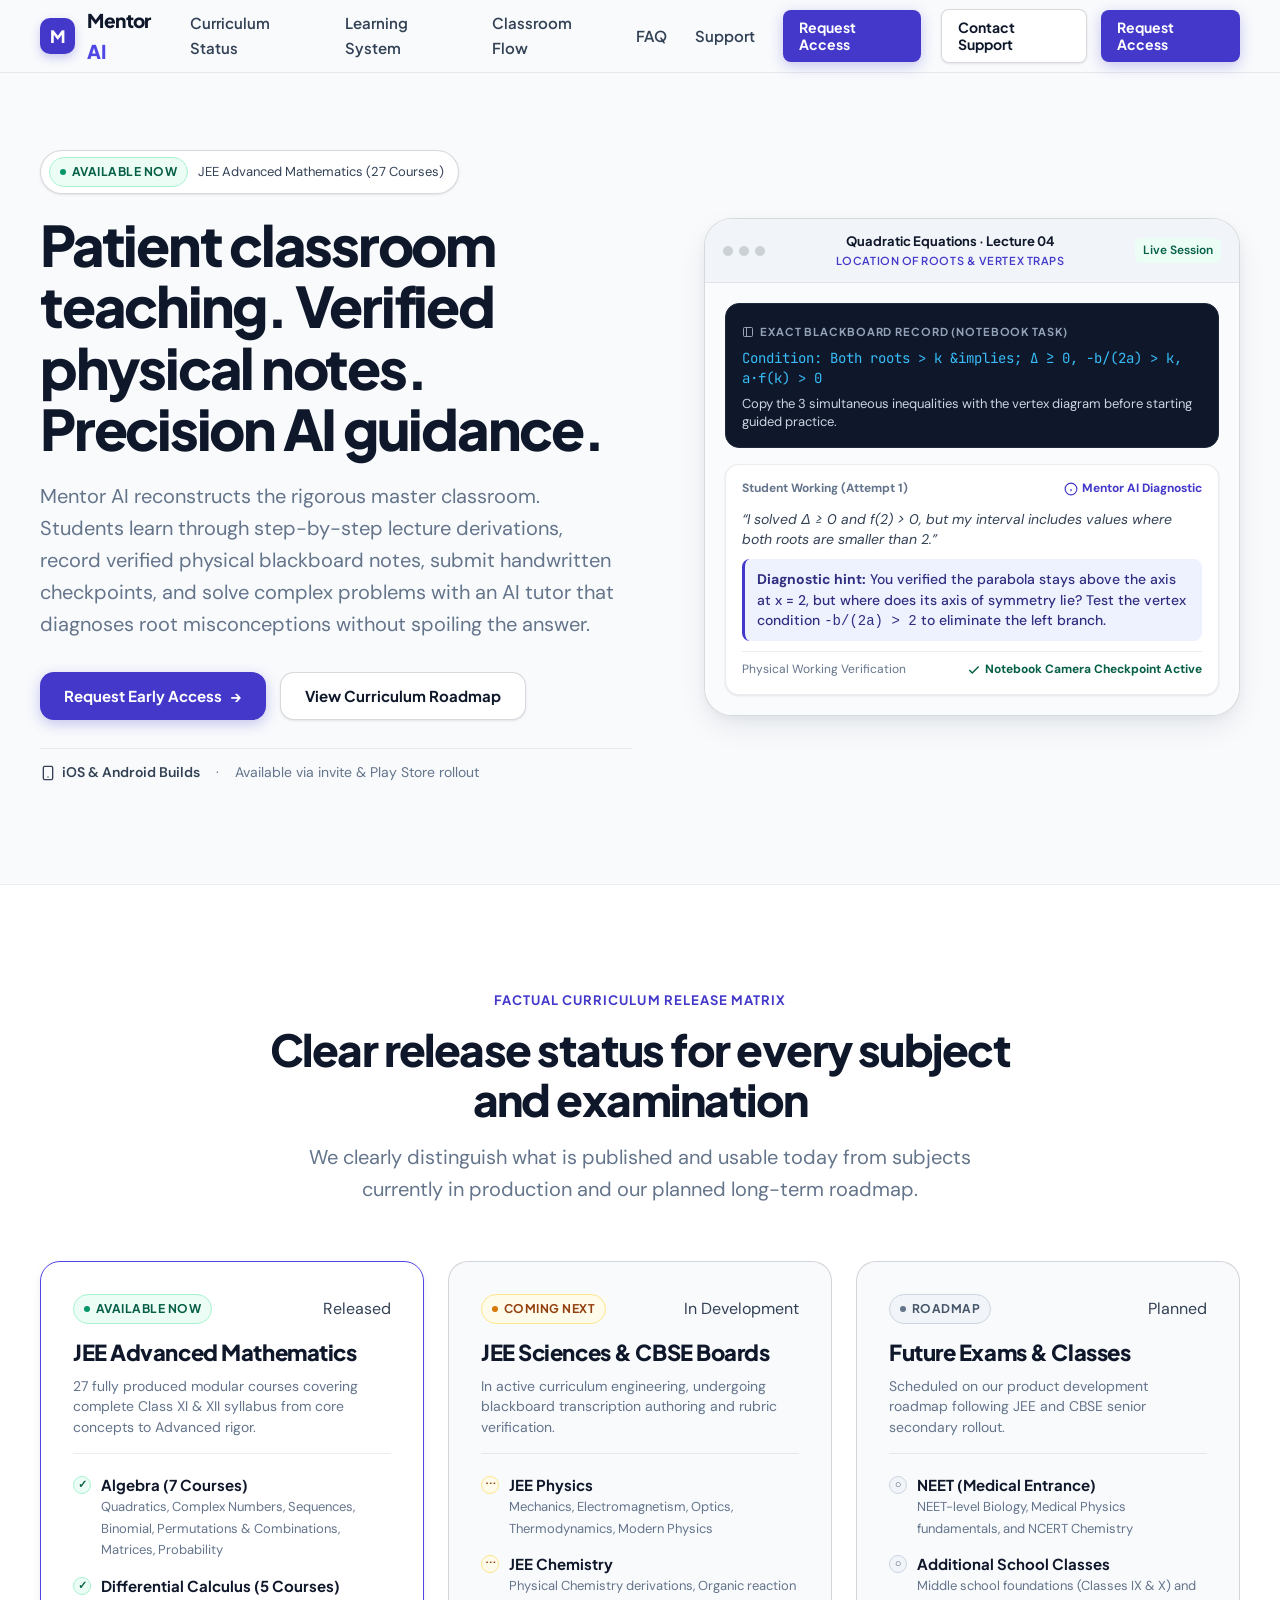
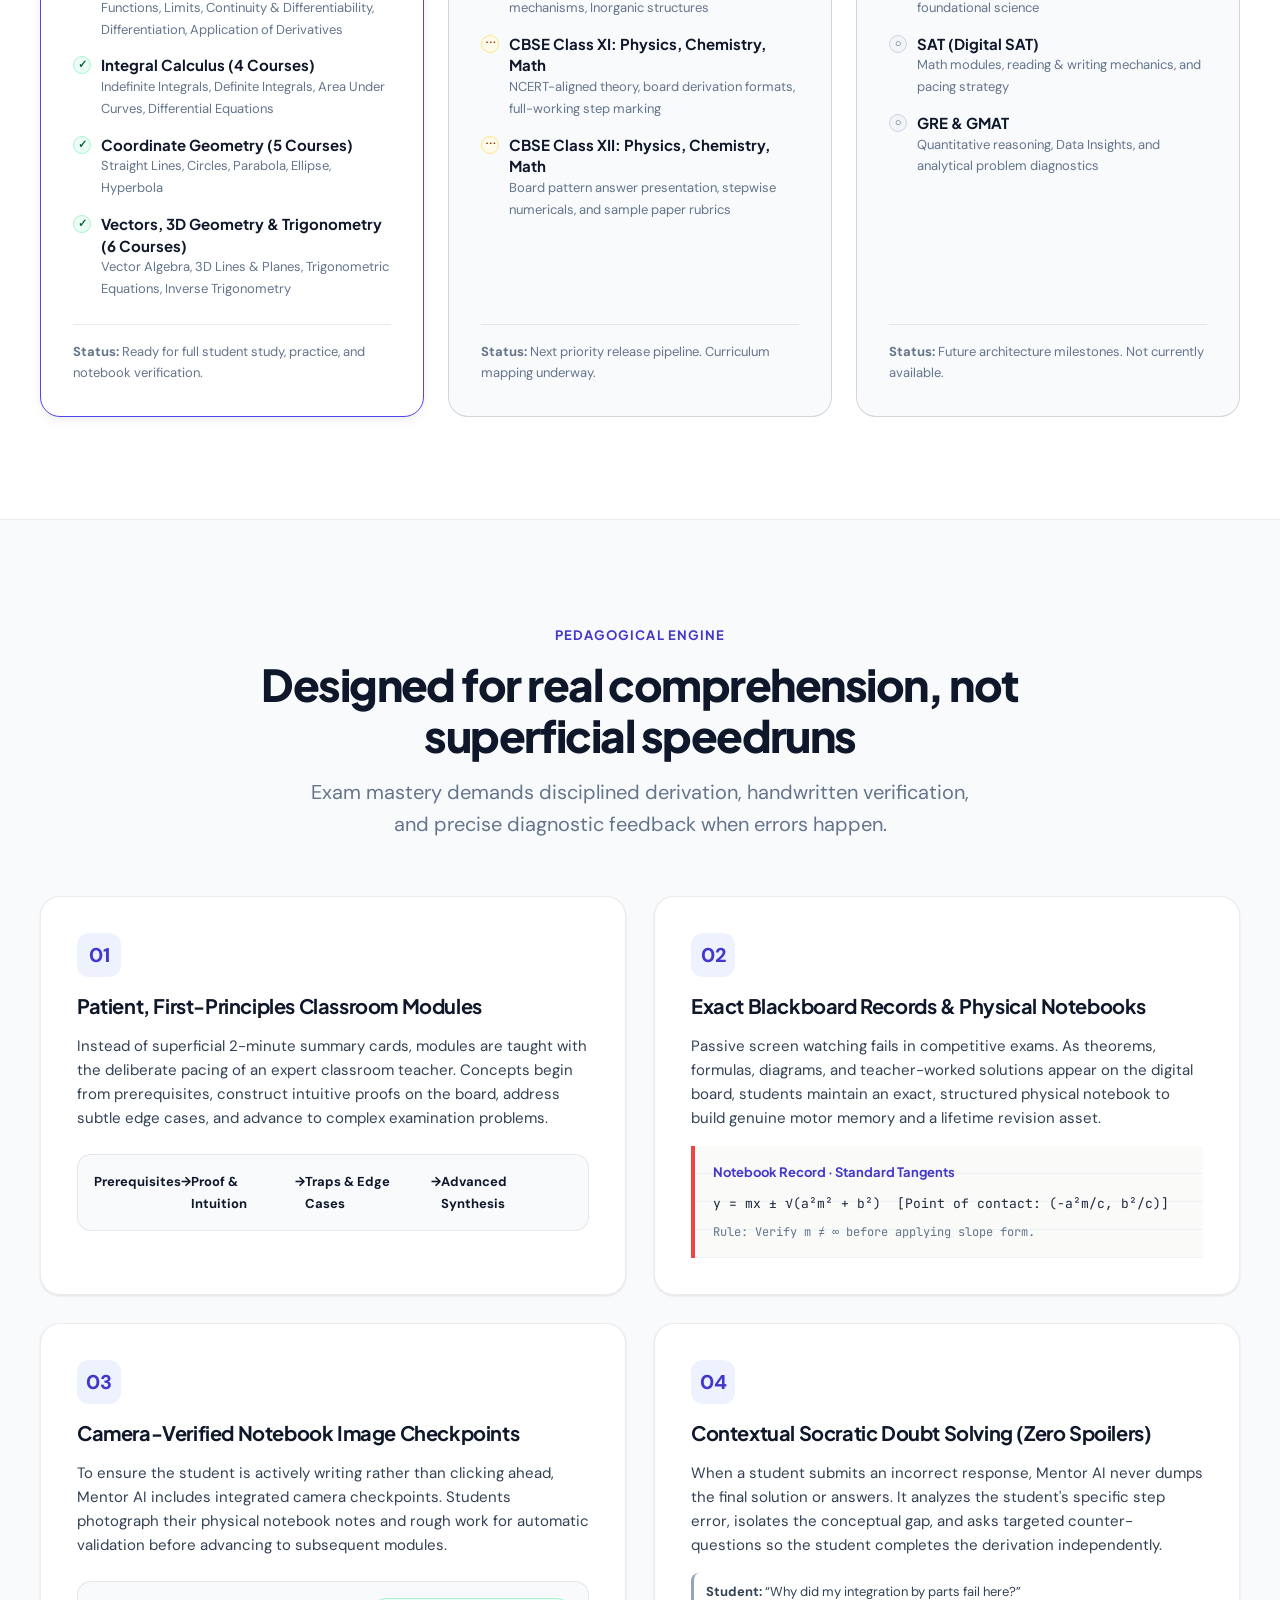
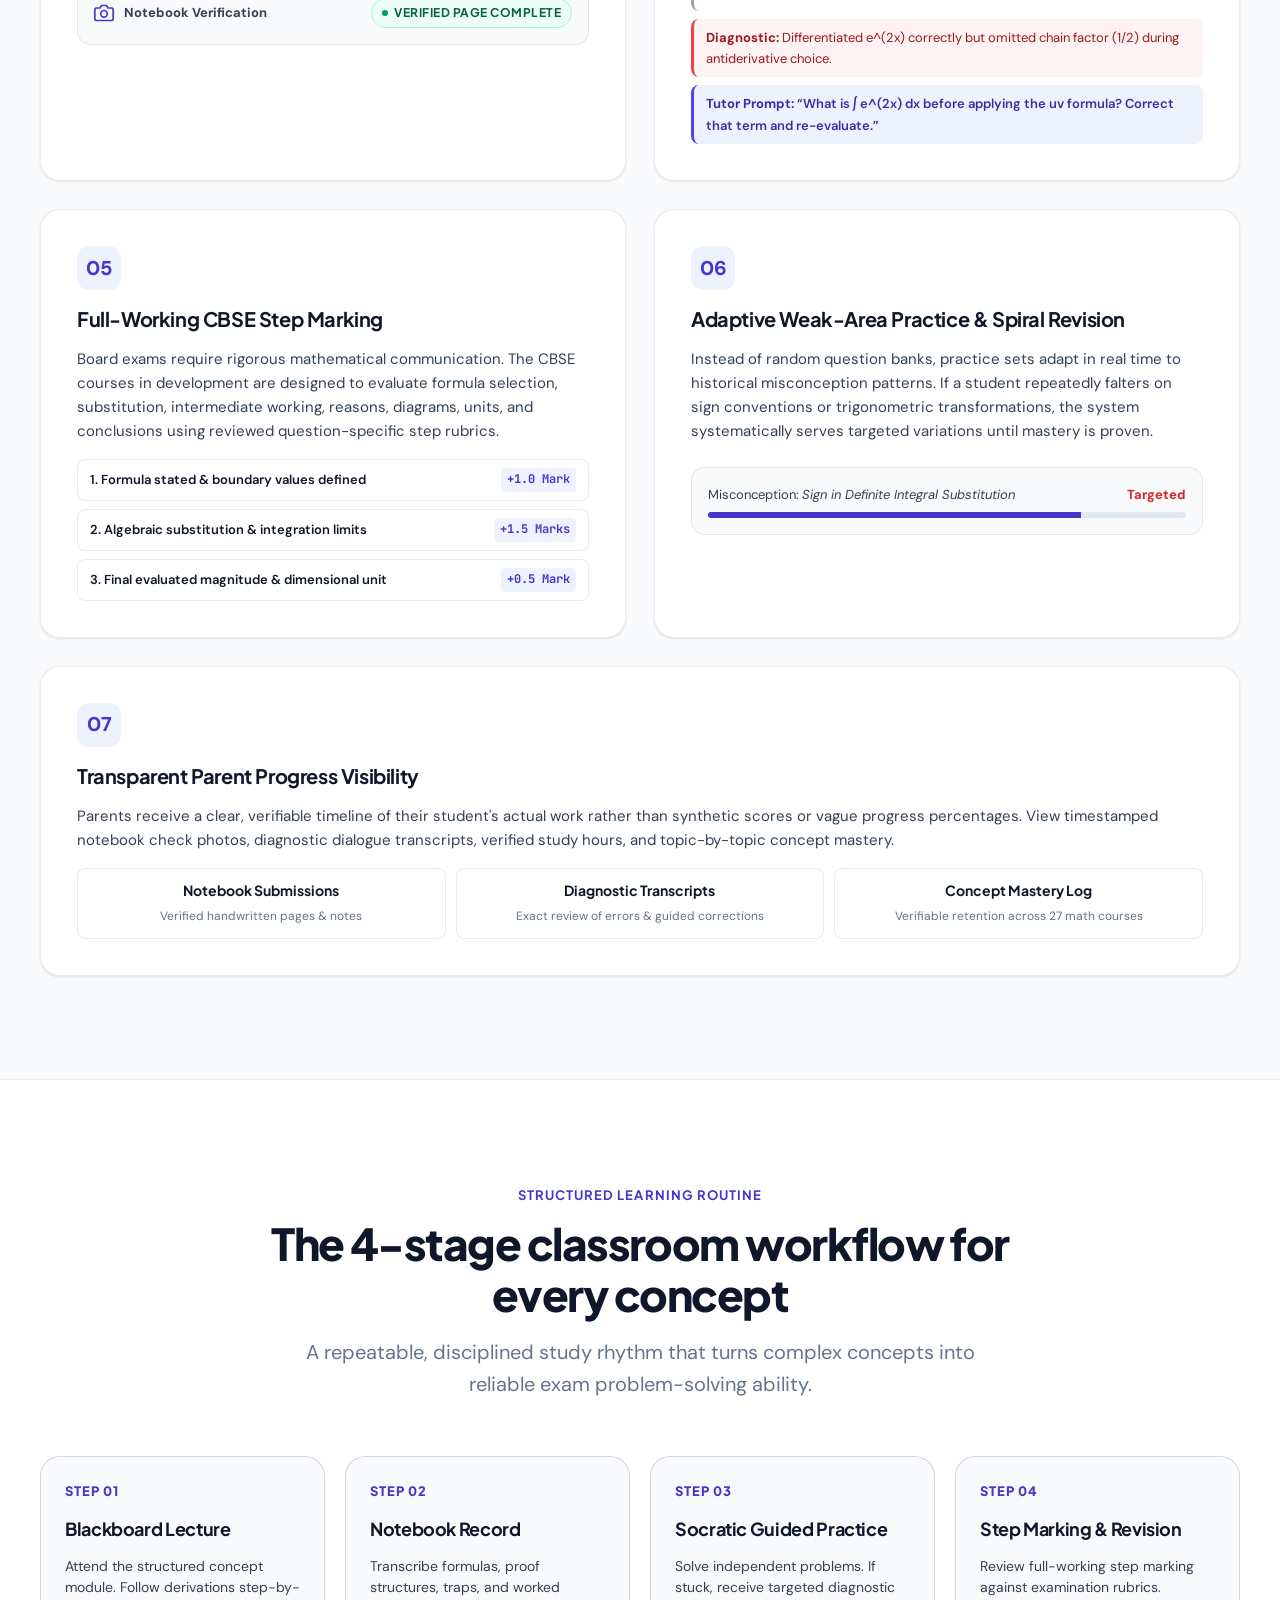
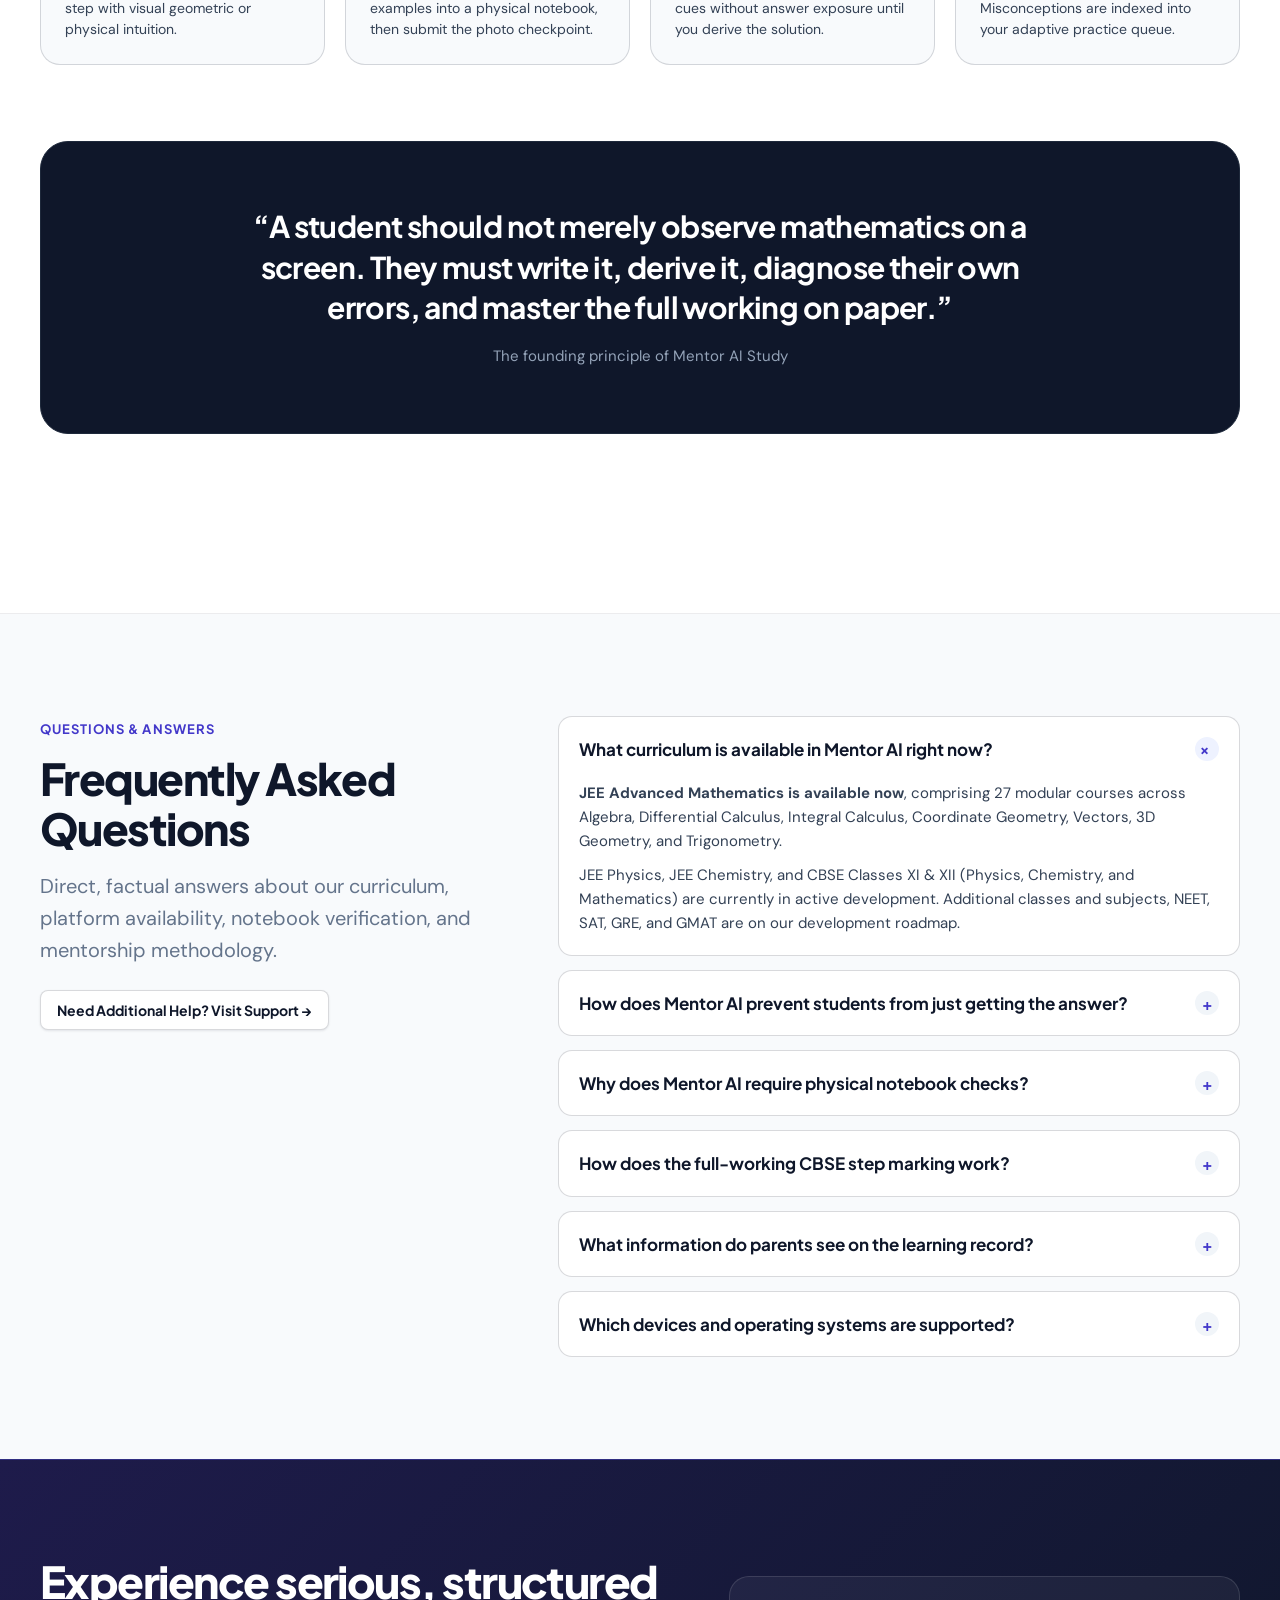
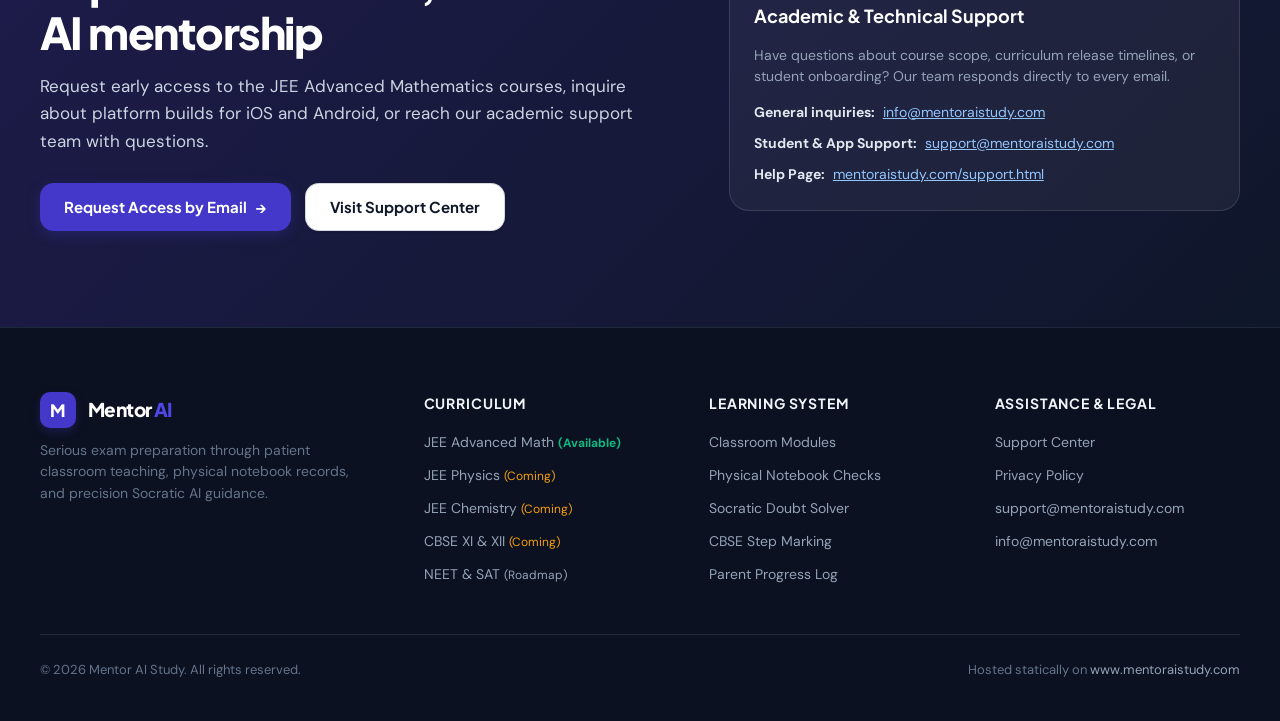
<file: index.html>
<!doctype html>
<html lang="en">
<head>
  <meta charset="utf-8" />
  <meta name="viewport" content="width=device-width, initial-scale=1" />

  <title>Mentor AI — Patient Classroom Teaching &amp; Precision AI Mentorship for JEE and CBSE</title>
  <meta name="description" content="Mentor AI provides structured classroom-style lectures, physical blackboard records, camera-verified notebook checks, Socratic doubt diagnosis, CBSE step marking, and parent progress tracking." />
  <meta name="theme-color" content="#0f172a" />

  <!-- Open Graph / Meta -->
  <meta property="og:title" content="Mentor AI — Patient Classroom Teaching &amp; Precision AI Mentorship" />
  <meta property="og:description" content="JEE Advanced Mathematics available now. JEE Physics, Chemistry &amp; CBSE XI-XII in development. Physical notebook checks, Socratic doubt solving, and verified parent records." />
  <meta property="og:type" content="website" />
  <meta property="og:url" content="https://www.mentoraistudy.com/" />
  <meta property="og:image" content="https://www.mentoraistudy.com/assets/mentor-ai-study-social.png" />
  <meta property="og:image:width" content="1200" />
  <meta property="og:image:height" content="630" />
  <meta name="twitter:card" content="summary_large_image" />
  <meta name="twitter:title" content="Mentor AI — Precision AI Mentorship for JEE &amp; CBSE" />
  <meta name="twitter:description" content="Structured classroom lectures, physical blackboard notes, camera checkpoints, Socratic hints, and verified student progress." />
  <meta name="twitter:image" content="https://www.mentoraistudy.com/assets/mentor-ai-study-social.png" />
  <link rel="canonical" href="https://www.mentoraistudy.com/" />

  <!-- Typography -->
  <link rel="preconnect" href="https://fonts.googleapis.com" />
  <link rel="preconnect" href="https://fonts.gstatic.com" crossorigin />
  <link href="https://fonts.googleapis.com/css2?family=DM+Sans:ital,opsz,wght@0,9..40,400;0,9..40,500;0,9..40,600;0,9..40,700;1,9..40,400;1,9..40,500&amp;family=Plus+Jakarta+Sans:wght@500;600;700;800&amp;family=JetBrains+Mono:wght@500;600&amp;display=swap" rel="stylesheet" />

  <style>
    /* -------------------------------------------------------------
       DESIGN TOKENS & RESET
       ------------------------------------------------------------- */
    :root {
      --bg: #f8fafc;
      --bg-alt: #f1f5f9;
      --surface: #ffffff;
      --surface-elevated: #ffffff;
      --ink-primary: #0f172a;
      --ink-secondary: #334155;
      --ink-muted: #64748b;
      --border-subtle: rgba(15, 23, 42, 0.08);
      --border-medium: rgba(15, 23, 42, 0.16);

      --brand-primary: #4338ca;
      --brand-accent: #4f46e5;
      --brand-tint: #eef2ff;
      --brand-dark: #312e81;

      --status-available-bg: #ecfdf5;
      --status-available-text: #065f46;
      --status-available-border: #a7f3d0;
      --status-available-dot: #059669;

      --status-coming-bg: #fffbeb;
      --status-coming-text: #92400e;
      --status-coming-border: #fde68a;
      --status-coming-dot: #d97706;

      --status-roadmap-bg: #f1f5f9;
      --status-roadmap-text: #475569;
      --status-roadmap-border: #cbd5e1;
      --status-roadmap-dot: #64748b;

      --shadow-sm: 0 1px 3px rgba(15, 23, 42, 0.06), 0 1px 2px rgba(15, 23, 42, 0.04);
      --shadow-md: 0 4px 14px -2px rgba(15, 23, 42, 0.07), 0 2px 6px -1px rgba(15, 23, 42, 0.04);
      --shadow-lg: 0 12px 32px -4px rgba(15, 23, 42, 0.09), 0 4px 12px -2px rgba(15, 23, 42, 0.05);

      --radius-sm: 8px;
      --radius-md: 14px;
      --radius-lg: 20px;
      --radius-xl: 28px;

      --font-body: "DM Sans", -apple-system, BlinkMacSystemFont, "Segoe UI", Roboto, sans-serif;
      --font-heading: "Plus Jakarta Sans", -apple-system, BlinkMacSystemFont, "Segoe UI", Roboto, sans-serif;
      --font-mono: "JetBrains Mono", ui-monospace, SFMono-Regular, Menlo, monospace;
    }

    *, *::before, *::after {
      box-sizing: border-box;
      margin: 0;
      padding: 0;
    }

    html {
      scroll-behavior: smooth;
      -webkit-text-size-adjust: 100%;
    }

    body {
      min-width: 320px;
      background-color: var(--bg);
      color: var(--ink-secondary);
      font-family: var(--font-body);
      font-size: 1rem;
      line-height: 1.65;
      -webkit-font-smoothing: antialiased;
      -moz-osx-font-smoothing: grayscale;
      overflow-x: hidden;
    }

    /* Accessibility Focus Styling */
    :focus-visible {
      outline: 2px solid var(--brand-accent);
      outline-offset: 3px;
    }

    a {
      color: var(--brand-primary);
      text-decoration: none;
      transition: color 0.15s ease;
    }

    a:hover {
      color: var(--brand-dark);
    }

    button, input, textarea, select {
      font: inherit;
      color: inherit;
    }

    button {
      background: none;
      border: none;
      cursor: pointer;
    }

    img, svg {
      display: block;
      max-width: 100%;
    }

    .sr-only {
      position: absolute;
      width: 1px;
      height: 1px;
      padding: 0;
      margin: -1px;
      overflow: hidden;
      clip: rect(0, 0, 0, 0);
      white-space: nowrap;
      border: 0;
    }

    .skip-to-content {
      position: absolute;
      top: -60px;
      left: 20px;
      z-index: 1000;
      padding: 12px 20px;
      background: var(--ink-primary);
      color: #ffffff;
      font-weight: 700;
      border-radius: var(--radius-sm);
      transition: top 0.2s ease;
    }

    .skip-to-content:focus {
      top: 15px;
    }

    /* Layout Containers */
    .container {
      width: min(1200px, calc(100% - 40px));
      margin-inline: auto;
    }

    .container-narrow {
      width: min(840px, calc(100% - 40px));
      margin-inline: auto;
    }

    /* Section General */
    section {
      padding-block: clamp(64px, 8vw, 108px);
      position: relative;
    }

    .section-header {
      margin-bottom: clamp(36px, 5vw, 56px);
    }

    .section-header.centered {
      text-align: center;
      max-width: 760px;
      margin-inline: auto;
    }

    .section-tag {
      display: inline-flex;
      align-items: center;
      gap: 6px;
      font-family: var(--font-heading);
      font-size: 0.8125rem;
      font-weight: 700;
      text-transform: uppercase;
      letter-spacing: 0.08em;
      color: var(--brand-primary);
      margin-bottom: 12px;
    }

    .section-title {
      font-family: var(--font-heading);
      font-size: clamp(1.875rem, 3.5vw, 2.75rem);
      font-weight: 800;
      letter-spacing: -0.035em;
      line-height: 1.15;
      color: var(--ink-primary);
      margin-bottom: 16px;
    }

    .section-description {
      font-size: clamp(1.0625rem, 1.8vw, 1.25rem);
      color: var(--ink-muted);
      line-height: 1.6;
      max-width: 680px;
    }

    .section-header.centered .section-description {
      margin-inline: auto;
    }

    /* -------------------------------------------------------------
       BUTTONS & BADGES
       ------------------------------------------------------------- */
    .btn {
      display: inline-flex;
      align-items: center;
      justify-content: center;
      gap: 8px;
      padding: 13px 24px;
      font-family: var(--font-heading);
      font-size: 0.9375rem;
      font-weight: 700;
      border-radius: var(--radius-md);
      transition: all 0.18s ease;
      text-decoration: none;
      line-height: 1.2;
      min-height: 48px;
    }

    .btn-primary {
      background-color: var(--brand-primary);
      color: #ffffff;
      box-shadow: 0 4px 14px rgba(67, 56, 202, 0.28);
    }

    .btn-primary:hover {
      background-color: var(--brand-dark);
      color: #ffffff;
      transform: translateY(-1px);
      box-shadow: 0 6px 20px rgba(67, 56, 202, 0.35);
    }

    .btn-secondary {
      background-color: var(--surface);
      color: var(--ink-primary);
      border: 1px solid var(--border-medium);
      box-shadow: var(--shadow-sm);
    }

    .btn-secondary:hover {
      border-color: var(--brand-accent);
      color: var(--brand-primary);
      background-color: var(--brand-tint);
    }

    .btn-dark {
      background-color: var(--ink-primary);
      color: #ffffff;
    }

    .btn-dark:hover {
      background-color: #1e293b;
      color: #ffffff;
    }

    .btn-sm {
      padding: 9px 16px;
      font-size: 0.875rem;
      min-height: 40px;
      border-radius: var(--radius-sm);
    }

    /* Status Badges */
    .badge {
      display: inline-flex;
      align-items: center;
      gap: 6px;
      padding: 4px 10px;
      font-family: var(--font-heading);
      font-size: 0.75rem;
      font-weight: 700;
      letter-spacing: 0.04em;
      border-radius: 9999px;
      white-space: nowrap;
      text-transform: uppercase;
    }

    .badge::before {
      content: "";
      width: 6px;
      height: 6px;
      border-radius: 50%;
    }

    .badge-available {
      background-color: var(--status-available-bg);
      color: var(--status-available-text);
      border: 1px solid var(--status-available-border);
    }
    .badge-available::before {
      background-color: var(--status-available-dot);
    }

    .badge-coming {
      background-color: var(--status-coming-bg);
      color: var(--status-coming-text);
      border: 1px solid var(--status-coming-border);
    }
    .badge-coming::before {
      background-color: var(--status-coming-dot);
    }

    .badge-roadmap {
      background-color: var(--status-roadmap-bg);
      color: var(--status-roadmap-text);
      border: 1px solid var(--status-roadmap-border);
    }
    .badge-roadmap::before {
      background-color: var(--status-roadmap-dot);
    }

    /* -------------------------------------------------------------
       HEADER & NAVIGATION
       ------------------------------------------------------------- */
    .site-header {
      position: sticky;
      top: 0;
      z-index: 100;
      background: rgba(248, 250, 252, 0.92);
      backdrop-filter: blur(14px);
      -webkit-backdrop-filter: blur(14px);
      border-bottom: 1px solid var(--border-subtle);
      transition: background-color 0.2s ease;
    }

    .nav-wrapper {
      display: flex;
      align-items: center;
      justify-content: space-between;
      min-height: 72px;
      gap: 20px;
    }

    .brand-link {
      display: inline-flex;
      align-items: center;
      gap: 12px;
      font-family: var(--font-heading);
      font-size: 1.1875rem;
      font-weight: 800;
      letter-spacing: -0.03em;
      color: var(--ink-primary);
      text-decoration: none;
    }

    .brand-mark {
      width: 36px;
      height: 36px;
      display: grid;
      place-items: center;
      background: var(--brand-primary);
      color: #ffffff;
      border-radius: 10px;
      font-size: 1.0625rem;
      font-weight: 800;
      box-shadow: 0 4px 10px rgba(67, 56, 202, 0.25);
    }

    .brand-text-accent {
      color: var(--brand-accent);
    }

    .nav-menu {
      display: flex;
      align-items: center;
      gap: 28px;
      list-style: none;
    }

    .nav-link {
      font-family: var(--font-heading);
      font-size: 0.9375rem;
      font-weight: 600;
      color: var(--ink-secondary);
      text-decoration: none;
      transition: color 0.15s ease;
    }

    .nav-link:hover {
      color: var(--brand-primary);
    }

    .nav-actions {
      display: flex;
      align-items: center;
      gap: 14px;
    }

    .nav-toggle {
      display: none;
      width: 44px;
      height: 44px;
      align-items: center;
      justify-content: center;
      border-radius: var(--radius-sm);
      border: 1px solid var(--border-medium);
      background: var(--surface);
      color: var(--ink-primary);
    }

    .nav-toggle-icon {
      width: 20px;
      height: 14px;
      position: relative;
      display: flex;
      flex-direction: column;
      justify-content: space-between;
    }

    .nav-toggle-icon span {
      display: block;
      width: 100%;
      height: 2px;
      background-color: var(--ink-primary);
      border-radius: 2px;
      transition: transform 0.2s ease, opacity 0.2s ease;
    }

    .nav-toggle[aria-expanded="true"] .nav-toggle-icon span:nth-child(1) {
      transform: translateY(6px) rotate(45deg);
    }
    .nav-toggle[aria-expanded="true"] .nav-toggle-icon span:nth-child(2) {
      opacity: 0;
    }
    .nav-toggle[aria-expanded="true"] .nav-toggle-icon span:nth-child(3) {
      transform: translateY(-6px) rotate(-45deg);
    }

    /* -------------------------------------------------------------
       HERO SECTION
       ------------------------------------------------------------- */
    .hero-section {
      padding-top: clamp(48px, 6vw, 84px);
      padding-bottom: clamp(64px, 8vw, 100px);
      overflow: hidden;
    }

    .hero-grid {
      display: grid;
      grid-template-columns: 1.05fr 0.95fr;
      gap: clamp(40px, 6vw, 72px);
      align-items: center;
    }

    .hero-kicker {
      margin-bottom: 20px;
    }

    .curriculum-status-pill {
      display: inline-flex;
      flex-wrap: wrap;
      align-items: center;
      gap: 10px;
      padding: 6px 14px 6px 8px;
      background: var(--surface);
      border: 1px solid var(--border-medium);
      border-radius: 9999px;
      box-shadow: var(--shadow-sm);
      font-size: 0.8125rem;
      color: var(--ink-secondary);
    }

    .hero-heading {
      font-family: var(--font-heading);
      font-size: clamp(2.25rem, 4.4vw, 3.5rem);
      font-weight: 800;
      letter-spacing: -0.04em;
      line-height: 1.1;
      color: var(--ink-primary);
      margin-bottom: 20px;
    }

    .hero-lead {
      font-size: clamp(1.0625rem, 1.8vw, 1.25rem);
      color: var(--ink-muted);
      line-height: 1.6;
      margin-bottom: 32px;
      max-width: 580px;
    }

    .hero-cta-group {
      display: flex;
      flex-wrap: wrap;
      gap: 14px;
      margin-bottom: 28px;
    }

    .platform-notice {
      display: flex;
      align-items: center;
      gap: 16px;
      font-size: 0.875rem;
      color: var(--ink-muted);
      padding-top: 12px;
      border-top: 1px solid var(--border-subtle);
    }

    .platform-item {
      display: inline-flex;
      align-items: center;
      gap: 6px;
      font-weight: 600;
      color: var(--ink-secondary);
    }

    /* Hero Interactive Demo / Showcase */
    .hero-showcase {
      position: relative;
    }

    .showcase-window {
      background: var(--surface);
      border: 1px solid var(--border-medium);
      border-radius: var(--radius-xl);
      box-shadow: var(--shadow-lg);
      overflow: hidden;
      position: relative;
    }

    .showcase-header {
      background: var(--bg-alt);
      border-bottom: 1px solid var(--border-subtle);
      padding: 12px 18px;
      display: flex;
      align-items: center;
      justify-content: space-between;
      gap: 12px;
    }

    .showcase-dots {
      display: flex;
      gap: 6px;
    }

    .showcase-dots span {
      width: 10px;
      height: 10px;
      border-radius: 50%;
      background-color: var(--border-medium);
    }

    .showcase-meta {
      text-align: center;
      font-family: var(--font-heading);
      font-size: 0.8125rem;
      font-weight: 700;
      color: var(--ink-primary);
    }

    .showcase-meta small {
      display: block;
      font-size: 0.6875rem;
      font-weight: 600;
      color: var(--brand-primary);
      text-transform: uppercase;
      letter-spacing: 0.05em;
    }

    .showcase-badge {
      display: inline-flex;
      align-items: center;
      gap: 5px;
      font-size: 0.75rem;
      font-weight: 600;
      color: var(--status-available-text);
      background: var(--status-available-bg);
      padding: 3px 8px;
      border-radius: 6px;
    }

    .showcase-body {
      padding: 20px;
      display: flex;
      flex-direction: column;
      gap: 16px;
      background-color: #fafbfd;
    }

    /* Simulation Component 1: Blackboard Record snippet */
    .blackboard-snippet {
      background: #0f172a;
      color: #f8fafc;
      border-radius: var(--radius-md);
      padding: 16px;
      border: 1px solid #1e293b;
      position: relative;
    }

    .blackboard-label {
      display: inline-flex;
      align-items: center;
      gap: 6px;
      font-family: var(--font-heading);
      font-size: 0.6875rem;
      font-weight: 700;
      text-transform: uppercase;
      letter-spacing: 0.08em;
      color: #94a3b8;
      margin-bottom: 8px;
    }

    .blackboard-formula {
      font-family: var(--font-mono);
      font-size: 0.875rem;
      color: #38bdf8;
      margin-bottom: 6px;
      line-height: 1.4;
    }

    .blackboard-rule {
      font-size: 0.8125rem;
      color: #cbd5e1;
      line-height: 1.4;
    }

    /* Simulation Component 2: Socratic Tutor Interaction */
    .dialogue-card {
      background: var(--surface);
      border: 1px solid var(--border-subtle);
      border-radius: var(--radius-md);
      padding: 14px 16px;
      display: flex;
      flex-direction: column;
      gap: 10px;
      box-shadow: var(--shadow-sm);
    }

    .dialogue-header {
      display: flex;
      align-items: center;
      justify-content: space-between;
      font-size: 0.75rem;
    }

    .student-badge {
      font-weight: 700;
      color: var(--ink-muted);
    }

    .tutor-badge {
      font-weight: 700;
      color: var(--brand-primary);
      display: inline-flex;
      align-items: center;
      gap: 4px;
    }

    .dialogue-msg {
      font-size: 0.875rem;
      line-height: 1.45;
      color: var(--ink-secondary);
    }

    .dialogue-msg.tutor-msg {
      background: var(--brand-tint);
      padding: 10px 12px;
      border-radius: var(--radius-sm);
      border-left: 3px solid var(--brand-primary);
      color: var(--brand-dark);
      font-weight: 500;
    }

    .checkpoint-footer {
      display: flex;
      align-items: center;
      justify-content: space-between;
      padding-top: 8px;
      border-top: 1px solid var(--border-subtle);
      font-size: 0.75rem;
      color: var(--ink-muted);
    }

    .checkpoint-tag {
      display: inline-flex;
      align-items: center;
      gap: 4px;
      color: var(--status-available-text);
      font-weight: 700;
    }

    /* -------------------------------------------------------------
       CURRICULUM ROADMAP SECTION (EXPLICIT FACTUAL TIERS)
       ------------------------------------------------------------- */
    .curriculum-section {
      background-color: var(--surface);
      border-top: 1px solid var(--border-subtle);
      border-bottom: 1px solid var(--border-subtle);
    }

    .curriculum-grid {
      display: grid;
      grid-template-columns: repeat(3, 1fr);
      gap: 24px;
    }

    .tier-card {
      border: 1px solid var(--border-medium);
      border-radius: var(--radius-lg);
      padding: clamp(24px, 3vw, 32px);
      background: var(--bg);
      display: flex;
      flex-direction: column;
      position: relative;
    }

    .tier-card.tier-active {
      background: var(--surface);
      border-color: var(--brand-accent);
      box-shadow: var(--shadow-md);
    }

    .tier-header {
      margin-bottom: 20px;
      padding-bottom: 16px;
      border-bottom: 1px solid var(--border-subtle);
    }

    .tier-kicker {
      display: flex;
      align-items: center;
      justify-content: space-between;
      margin-bottom: 10px;
    }

    .tier-title {
      font-family: var(--font-heading);
      font-size: 1.375rem;
      font-weight: 800;
      color: var(--ink-primary);
      letter-spacing: -0.02em;
    }

    .tier-lead {
      font-size: 0.875rem;
      color: var(--ink-muted);
      margin-top: 6px;
      line-height: 1.45;
    }

    .tier-list {
      list-style: none;
      display: flex;
      flex-direction: column;
      gap: 14px;
      margin-bottom: 24px;
      flex-grow: 1;
    }

    .tier-list-item {
      display: flex;
      align-items: flex-start;
      gap: 10px;
      font-size: 0.9375rem;
      color: var(--ink-secondary);
      line-height: 1.45;
    }

    .tier-bullet {
      width: 18px;
      height: 18px;
      border-radius: 50%;
      display: grid;
      place-items: center;
      flex-shrink: 0;
      margin-top: 2px;
      font-size: 0.6875rem;
      font-weight: 800;
    }

    .tier-active .tier-bullet {
      background-color: var(--status-available-bg);
      color: var(--status-available-text);
      border: 1px solid var(--status-available-border);
    }

    .tier-coming .tier-bullet {
      background-color: var(--status-coming-bg);
      color: var(--status-coming-text);
      border: 1px solid var(--status-coming-border);
    }

    .tier-roadmap .tier-bullet {
      background-color: var(--status-roadmap-bg);
      color: var(--status-roadmap-text);
      border: 1px solid var(--status-roadmap-border);
    }

    .tier-item-content strong {
      display: block;
      color: var(--ink-primary);
      font-family: var(--font-heading);
      font-size: 0.9375rem;
      font-weight: 700;
    }

    .tier-item-content span {
      font-size: 0.8125rem;
      color: var(--ink-muted);
    }

    .tier-footer {
      padding-top: 16px;
      border-top: 1px solid var(--border-subtle);
      font-size: 0.8125rem;
      color: var(--ink-muted);
    }

    /* -------------------------------------------------------------
       DEEP PRODUCT CAPABILITIES (THE 7 PILLARS)
       ------------------------------------------------------------- */
    .capabilities-section {
      background-color: var(--bg);
    }

    .feature-grid {
      display: grid;
      grid-template-columns: repeat(2, 1fr);
      gap: 28px;
    }

    .feature-card {
      background: var(--surface);
      border: 1px solid var(--border-subtle);
      border-radius: var(--radius-lg);
      padding: clamp(24px, 3.5vw, 36px);
      box-shadow: var(--shadow-sm);
      display: flex;
      flex-direction: column;
      gap: 16px;
      position: relative;
    }

    .feature-card:hover {
      border-color: var(--border-medium);
      box-shadow: var(--shadow-md);
    }

    .feature-card-full {
      grid-column: 1 / -1;
    }

    .feature-icon-box {
      width: 44px;
      height: 44px;
      border-radius: 12px;
      background: var(--brand-tint);
      color: var(--brand-primary);
      display: grid;
      place-items: center;
      font-size: 1.25rem;
      font-weight: 800;
    }

    .feature-title {
      font-family: var(--font-heading);
      font-size: 1.25rem;
      font-weight: 700;
      color: var(--ink-primary);
      letter-spacing: -0.02em;
      line-height: 1.25;
    }

    .feature-body {
      font-size: 0.9375rem;
      color: var(--ink-secondary);
      line-height: 1.6;
    }

    /* Native CSS Visual Widgets inside cards */
    .visual-widget {
      background: var(--bg);
      border: 1px solid var(--border-subtle);
      border-radius: var(--radius-md);
      padding: 16px;
      margin-top: 8px;
    }

    /* Blackboard Notebook Widget */
    .notebook-widget {
      border-left: 4px solid #ef4444; /* notebook margin line */
      background: #fafaf9;
      background-image: repeating-linear-gradient(transparent, transparent 27px, #e2e8f0 28px);
      line-height: 28px;
      padding: 12px 18px;
      font-family: var(--font-mono);
      font-size: 0.8125rem;
      color: #1e293b;
    }

    .notebook-widget .note-title {
      font-weight: 700;
      color: var(--brand-primary);
      font-family: var(--font-heading);
      margin-bottom: 4px;
    }

    /* CBSE Rubric Breakdown Widget */
    .rubric-widget {
      display: flex;
      flex-direction: column;
      gap: 8px;
    }

    .rubric-step {
      display: flex;
      align-items: center;
      justify-content: space-between;
      padding: 8px 12px;
      background: var(--surface);
      border: 1px solid var(--border-subtle);
      border-radius: var(--radius-sm);
      font-size: 0.8125rem;
    }

    .rubric-step-label {
      display: flex;
      align-items: center;
      gap: 8px;
      font-weight: 600;
      color: var(--ink-primary);
    }

    .rubric-points {
      font-family: var(--font-mono);
      font-weight: 700;
      color: var(--brand-primary);
      background: var(--brand-tint);
      padding: 2px 6px;
      border-radius: 4px;
      font-size: 0.75rem;
    }

    /* Socratic Doubt Progression Widget */
    .socratic-widget {
      display: flex;
      flex-direction: column;
      gap: 8px;
      font-size: 0.8125rem;
    }

    .socratic-step {
      padding: 8px 12px;
      border-radius: var(--radius-sm);
      border-left: 3px solid;
    }

    .socratic-student {
      background: #fff;
      border-color: #94a3b8;
      color: var(--ink-secondary);
    }

    .socratic-diag {
      background: #fef2f2;
      border-color: #ef4444;
      color: #991b1b;
    }

    .socratic-hint {
      background: #eef2ff;
      border-color: #4f46e5;
      color: #3730a3;
      font-weight: 600;
    }

    /* Parent Evidence Widget */
    .parent-timeline {
      display: grid;
      grid-template-columns: repeat(3, 1fr);
      gap: 10px;
      text-align: center;
    }

    .parent-item {
      background: var(--surface);
      border: 1px solid var(--border-subtle);
      border-radius: var(--radius-sm);
      padding: 10px 8px;
    }

    .parent-item strong {
      display: block;
      font-family: var(--font-heading);
      font-size: 0.875rem;
      color: var(--ink-primary);
    }

    .parent-item span {
      font-size: 0.75rem;
      color: var(--ink-muted);
    }

    /* -------------------------------------------------------------
       CLASSROOM WORKFLOW TIMELINE
       ------------------------------------------------------------- */
    .workflow-section {
      background-color: var(--surface);
      border-top: 1px solid var(--border-subtle);
      border-bottom: 1px solid var(--border-subtle);
    }

    .steps-container {
      display: grid;
      grid-template-columns: repeat(4, 1fr);
      gap: 20px;
    }

    .workflow-step {
      background: var(--bg);
      border: 1px solid var(--border-medium);
      border-radius: var(--radius-lg);
      padding: 24px;
      display: flex;
      flex-direction: column;
      gap: 12px;
      position: relative;
    }

    .workflow-num {
      font-family: var(--font-heading);
      font-size: 0.8125rem;
      font-weight: 800;
      color: var(--brand-primary);
      letter-spacing: 0.08em;
      text-transform: uppercase;
    }

    .workflow-title {
      font-family: var(--font-heading);
      font-size: 1.125rem;
      font-weight: 700;
      color: var(--ink-primary);
      letter-spacing: -0.02em;
    }

    .workflow-body {
      font-size: 0.875rem;
      color: var(--ink-secondary);
      line-height: 1.5;
    }

    /* -------------------------------------------------------------
       PHILOSOPHY CALLOUT
       ------------------------------------------------------------- */
    .quote-block {
      background: var(--ink-primary);
      color: #f8fafc;
      border-radius: var(--radius-xl);
      padding: clamp(36px, 5vw, 64px);
      text-align: center;
      margin-block: clamp(40px, 6vw, 80px);
      border: 1px solid #1e293b;
      position: relative;
      overflow: hidden;
    }

    .quote-text {
      font-family: var(--font-heading);
      font-size: clamp(1.25rem, 2.4vw, 1.875rem);
      font-weight: 700;
      line-height: 1.35;
      letter-spacing: -0.02em;
      max-width: 820px;
      margin-inline: auto;
      margin-bottom: 16px;
      color: #ffffff;
    }

    .quote-caption {
      font-size: 0.9375rem;
      color: #94a3b8;
    }

    /* -------------------------------------------------------------
       ACCESSIBLE FAQ ACCORDION
       ------------------------------------------------------------- */
    .faq-section {
      background-color: var(--bg);
    }

    .faq-wrapper {
      display: grid;
      grid-template-columns: 0.8fr 1.2fr;
      gap: clamp(32px, 5vw, 64px);
    }

    .faq-list {
      display: flex;
      flex-direction: column;
      gap: 14px;
    }

    .faq-item {
      background: var(--surface);
      border: 1px solid var(--border-medium);
      border-radius: var(--radius-md);
      overflow: hidden;
      transition: border-color 0.15s ease;
    }

    .faq-item:hover {
      border-color: var(--brand-accent);
    }

    .faq-question {
      width: 100%;
      text-align: left;
      padding: 18px 20px;
      font-family: var(--font-heading);
      font-size: 1.0625rem;
      font-weight: 700;
      color: var(--ink-primary);
      display: flex;
      align-items: center;
      justify-content: space-between;
      gap: 16px;
      cursor: pointer;
      list-style: none;
    }

    .faq-question::-webkit-details-marker {
      display: none;
    }

    .faq-icon {
      width: 24px;
      height: 24px;
      border-radius: 50%;
      background: var(--bg-alt);
      color: var(--brand-primary);
      display: grid;
      place-items: center;
      font-size: 1rem;
      font-weight: 700;
      flex-shrink: 0;
      transition: transform 0.2s ease;
    }

    details[open] .faq-icon {
      transform: rotate(45deg);
      background: var(--brand-tint);
    }

    .faq-answer {
      padding: 0 20px 20px 20px;
      font-size: 0.9375rem;
      color: var(--ink-secondary);
      line-height: 1.6;
    }

    .faq-answer p + p {
      margin-top: 10px;
    }

    /* -------------------------------------------------------------
       SUPPORT & EARLY ACCESS CTA SECTION
       ------------------------------------------------------------- */
    .cta-section {
      background: linear-gradient(135deg, #1e1b4b 0%, #0f172a 100%);
      color: #ffffff;
      padding-block: clamp(64px, 8vw, 96px);
      border-top: 1px solid #312e81;
    }

    .cta-card {
      display: grid;
      grid-template-columns: 1.1fr 0.9fr;
      gap: clamp(36px, 5vw, 64px);
      align-items: center;
    }

    .cta-heading {
      font-family: var(--font-heading);
      font-size: clamp(2rem, 3.5vw, 2.75rem);
      font-weight: 800;
      letter-spacing: -0.035em;
      line-height: 1.15;
      color: #ffffff;
      margin-bottom: 16px;
    }

    .cta-text {
      font-size: 1.0625rem;
      color: #cbd5e1;
      line-height: 1.6;
      margin-bottom: 28px;
    }

    .cta-actions {
      display: flex;
      flex-wrap: wrap;
      gap: 14px;
    }

    .cta-support-box {
      background: rgba(255, 255, 255, 0.05);
      border: 1px solid rgba(255, 255, 255, 0.12);
      border-radius: var(--radius-lg);
      padding: 24px;
      display: flex;
      flex-direction: column;
      gap: 14px;
    }

    .cta-support-title {
      font-family: var(--font-heading);
      font-size: 1.125rem;
      font-weight: 700;
      color: #ffffff;
    }

    .cta-support-desc {
      font-size: 0.875rem;
      color: #94a3b8;
      line-height: 1.5;
    }

    .cta-contacts {
      display: flex;
      flex-direction: column;
      gap: 8px;
      font-size: 0.875rem;
    }

    .cta-contact-row {
      display: flex;
      align-items: center;
      gap: 8px;
      color: #e2e8f0;
    }

    .cta-contact-row a {
      color: #93c5fd;
      text-decoration: underline;
    }

    .cta-contact-row a:hover {
      color: #bfdbfe;
    }

    /* -------------------------------------------------------------
       FOOTER
       ------------------------------------------------------------- */
    .site-footer {
      background: #0b1120;
      color: #94a3b8;
      padding-top: 64px;
      padding-bottom: 40px;
      border-top: 1px solid #1e293b;
      font-size: 0.875rem;
    }

    .footer-grid {
      display: grid;
      grid-template-columns: 1.4fr 1fr 1fr 1fr;
      gap: 40px;
      margin-bottom: 48px;
    }

    .footer-brand p {
      margin-top: 12px;
      color: #64748b;
      max-width: 320px;
      line-height: 1.55;
    }

    .footer-brand .brand-link {
      color: #ffffff;
    }

    .footer-col-title {
      font-family: var(--font-heading);
      font-size: 0.875rem;
      font-weight: 700;
      text-transform: uppercase;
      letter-spacing: 0.06em;
      color: #f1f5f9;
      margin-bottom: 16px;
    }

    .footer-links {
      list-style: none;
      display: flex;
      flex-direction: column;
      gap: 10px;
    }

    .footer-links a {
      color: #94a3b8;
      text-decoration: none;
      transition: color 0.15s ease;
    }

    .footer-links a:hover {
      color: #ffffff;
    }

    .footer-bottom {
      padding-top: 24px;
      border-top: 1px solid #1e293b;
      display: flex;
      flex-wrap: wrap;
      align-items: center;
      justify-content: space-between;
      gap: 16px;
      color: #64748b;
      font-size: 0.8125rem;
    }

    .footer-bottom a {
      color: #94a3b8;
    }

    .footer-bottom a:hover {
      color: #ffffff;
    }

    /* -------------------------------------------------------------
       RESPONSIVENESS & BREAKPOINTS
       ------------------------------------------------------------- */
    @media (max-width: 1024px) {
      .hero-grid {
        grid-template-columns: 1fr;
        gap: 48px;
      }
      .curriculum-grid {
        grid-template-columns: 1fr;
      }
      .steps-container {
        grid-template-columns: repeat(2, 1fr);
      }
      .faq-wrapper {
        grid-template-columns: 1fr;
        gap: 32px;
      }
      .cta-card {
        grid-template-columns: 1fr;
      }
      .footer-grid {
        grid-template-columns: 1fr 1fr;
      }
    }

    @media (max-width: 768px) {
      .nav-menu {
        display: none;
        position: absolute;
        top: 100%;
        left: 0;
        right: 0;
        background: var(--surface);
        flex-direction: column;
        align-items: stretch;
        padding: 20px;
        border-bottom: 1px solid var(--border-medium);
        box-shadow: var(--shadow-lg);
        gap: 16px;
      }

      .nav-menu.is-open {
        display: flex;
      }

      .nav-toggle {
        display: flex;
      }

      .nav-actions {
        display: none;
      }

      .nav-menu .nav-mobile-cta {
        display: flex;
        margin-top: 8px;
      }

      .feature-grid {
        grid-template-columns: 1fr;
      }

      .steps-container {
        grid-template-columns: 1fr;
      }

      .footer-grid {
        grid-template-columns: 1fr;
      }

      .parent-timeline {
        grid-template-columns: 1fr;
      }
    }

    /* Reduced Motion */
    @media (prefers-reduced-motion: reduce) {
      *, *::before, *::after {
        animation-duration: 0.01ms !important;
        animation-iteration-count: 1 !important;
        transition-duration: 0.01ms !important;
        scroll-behavior: auto !important;
      }
    }
  </style>
</head>
<body>

  <!-- Accessible Skip Link -->
  <a href="#main-content" class="skip-to-content">Skip to main content</a>

  <!-- Header & Navigation -->
  <header class="site-header" role="banner">
    <div class="container">
      <div class="nav-wrapper">
        <a href="#top" class="brand-link" aria-label="Mentor AI home page">
          <span class="brand-mark" aria-hidden="true">M</span>
          <span>Mentor <span class="brand-text-accent">AI</span></span>
        </a>

        <button class="nav-toggle" id="navToggle" type="button" aria-expanded="false" aria-controls="mainNav" aria-label="Toggle navigation menu">
          <div class="nav-toggle-icon" aria-hidden="true">
            <span></span>
            <span></span>
            <span></span>
          </div>
        </button>

        <nav class="nav-menu" id="mainNav" aria-label="Main Navigation">
          <a href="#curriculum" class="nav-link">Curriculum Status</a>
          <a href="#capabilities" class="nav-link">Learning System</a>
          <a href="#workflow" class="nav-link">Classroom Flow</a>
          <a href="#faq" class="nav-link">FAQ</a>
          <a href="support.html" class="nav-link">Support</a>
          <div class="nav-mobile-cta">
            <a href="mailto:info@mentoraistudy.com?subject=Mentor%20AI%20Access%20Request" class="btn btn-primary btn-sm" style="width: 100%;">Request Access</a>
          </div>
        </nav>

        <div class="nav-actions">
          <a href="support.html" class="btn btn-secondary btn-sm">Contact Support</a>
          <a href="mailto:info@mentoraistudy.com?subject=Mentor%20AI%20Access%20Request" class="btn btn-primary btn-sm">Request Access</a>
        </div>
      </div>
    </div>
  </header>

  <!-- Main Content -->
  <main id="main-content">

    <!-- HERO SECTION -->
    <section class="hero-section" id="top" aria-labelledby="hero-title">
      <div class="container">
        <div class="hero-grid">
          
          <!-- Hero Copy -->
          <div class="hero-text-block">
            <div class="hero-kicker">
              <div class="curriculum-status-pill">
                <span class="badge badge-available">Available Now</span>
                <span>JEE Advanced Mathematics (27 Courses)</span>
              </div>
            </div>

            <h1 class="hero-heading" id="hero-title">
              Patient classroom teaching. Verified physical notes. Precision AI guidance.
            </h1>

            <p class="hero-lead">
              Mentor AI reconstructs the rigorous master classroom. Students learn through step-by-step lecture derivations, record verified physical blackboard notes, submit handwritten checkpoints, and solve complex problems with an AI tutor that diagnoses root misconceptions without spoiling the answer.
            </p>

            <div class="hero-cta-group">
              <a href="mailto:info@mentoraistudy.com?subject=Mentor%20AI%20Access%20Request" class="btn btn-primary">
                Request Early Access
                <span aria-hidden="true">→</span>
              </a>
              <a href="#curriculum" class="btn btn-secondary">
                View Curriculum Roadmap
              </a>
            </div>

            <div class="platform-notice" aria-label="Platform distribution status">
              <span class="platform-item">
                <svg width="16" height="16" viewBox="0 0 24 24" fill="none" stroke="currentColor" stroke-width="2" stroke-linecap="round" stroke-linejoin="round" aria-hidden="true"><rect x="5" y="2" width="14" height="20" rx="2" ry="2"></rect><line x1="12" y1="18" x2="12.01" y2="18"></line></svg>
                iOS &amp; Android Builds
              </span>
              <span>·</span>
              <span>Available via invite &amp; Play Store rollout</span>
            </div>
          </div>

          <!-- Hero Interactive Simulation Window -->
          <div class="hero-showcase" aria-label="Interactive simulation of Mentor AI classroom workflow">
            <div class="showcase-window">
              <div class="showcase-header">
                <div class="showcase-dots" aria-hidden="true">
                  <span></span><span></span><span></span>
                </div>
                <div class="showcase-meta">
                  <span>Quadratic Equations · Lecture 04</span>
                  <small>Location of Roots &amp; Vertex Traps</small>
                </div>
                <span class="showcase-badge">Live Session</span>
              </div>

              <div class="showcase-body">
                
                <!-- Blackboard Record Card -->
                <div class="blackboard-snippet" aria-label="Blackboard record display">
                  <div class="blackboard-label">
                    <svg width="12" height="12" viewBox="0 0 24 24" fill="none" stroke="currentColor" stroke-width="2" aria-hidden="true"><rect x="3" y="3" width="18" height="18" rx="2" ry="2"></rect><line x1="9" y1="3" x2="9" y2="21"></line></svg>
                    Exact Blackboard Record (Notebook Task)
                  </div>
                  <div class="blackboard-formula">
                    Condition: Both roots &gt; k &implies; &Delta; &ge; 0, -b/(2a) &gt; k, a&middot;f(k) &gt; 0
                  </div>
                  <p class="blackboard-rule">
                    Copy the 3 simultaneous inequalities with the vertex diagram before starting guided practice.
                  </p>
                </div>

                <!-- Socratic Dialogue Demonstration -->
                <div class="dialogue-card" aria-label="Socratic guidance demonstration">
                  <div class="dialogue-header">
                    <span class="student-badge">Student Working (Attempt 1)</span>
                    <span class="tutor-badge">
                      <svg width="14" height="14" viewBox="0 0 24 24" fill="none" stroke="currentColor" stroke-width="2" aria-hidden="true"><circle cx="12" cy="12" r="10"></circle><path d="M12 16v-4"></path><path d="M12 8h.01"></path></svg>
                      Mentor AI Diagnostic
                    </span>
                  </div>

                  <p class="dialogue-msg">
                    <em>&ldquo;I solved &Delta; &ge; 0 and f(2) &gt; 0, but my interval includes values where both roots are smaller than 2.&rdquo;</em>
                  </p>

                  <div class="dialogue-msg tutor-msg">
                    <strong>Diagnostic hint:</strong> You verified the parabola stays above the axis at x = 2, but where does its axis of symmetry lie? Test the vertex condition <code>-b/(2a) &gt; 2</code> to eliminate the left branch.
                  </div>

                  <div class="checkpoint-footer">
                    <span>Physical Working Verification</span>
                    <span class="checkpoint-tag">
                      <svg width="14" height="14" viewBox="0 0 24 24" fill="none" stroke="currentColor" stroke-width="2.5" aria-hidden="true"><polyline points="20 6 9 17 4 12"></polyline></svg>
                      Notebook Camera Checkpoint Active
                    </span>
                  </div>
                </div>

              </div>
            </div>
          </div>

        </div>
      </div>
    </section>

    <!-- CURRICULUM ROADMAP & STATUS (CRITICAL FACTUAL MESSAGING) -->
    <section class="curriculum-section" id="curriculum" aria-labelledby="curriculum-heading">
      <div class="container">
        
        <div class="section-header centered">
          <span class="section-tag">Factual Curriculum Release Matrix</span>
          <h2 class="section-title" id="curriculum-heading">Clear release status for every subject and examination</h2>
          <p class="section-description">
            We clearly distinguish what is published and usable today from subjects currently in production and our planned long-term roadmap.
          </p>
        </div>

        <div class="curriculum-grid">
          
          <!-- TIER 1: AVAILABLE NOW -->
          <article class="tier-card tier-active" aria-labelledby="tier-available-title">
            <div class="tier-header">
              <div class="tier-kicker">
                <span class="badge badge-available">Available Now</span>
                <span class="tier-num">Released</span>
              </div>
              <h3 class="tier-title" id="tier-available-title">JEE Advanced Mathematics</h3>
              <p class="tier-lead">27 fully produced modular courses covering complete Class XI &amp; XII syllabus from core concepts to Advanced rigor.</p>
            </div>

            <ul class="tier-list" role="list">
              <li class="tier-list-item">
                <span class="tier-bullet" aria-hidden="true">✓</span>
                <div class="tier-item-content">
                  <strong>Algebra (7 Courses)</strong>
                  <span>Quadratics, Complex Numbers, Sequences, Binomial, Permutations &amp; Combinations, Matrices, Probability</span>
                </div>
              </li>
              <li class="tier-list-item">
                <span class="tier-bullet" aria-hidden="true">✓</span>
                <div class="tier-item-content">
                  <strong>Differential Calculus (5 Courses)</strong>
                  <span>Functions, Limits, Continuity &amp; Differentiability, Differentiation, Application of Derivatives</span>
                </div>
              </li>
              <li class="tier-list-item">
                <span class="tier-bullet" aria-hidden="true">✓</span>
                <div class="tier-item-content">
                  <strong>Integral Calculus (4 Courses)</strong>
                  <span>Indefinite Integrals, Definite Integrals, Area Under Curves, Differential Equations</span>
                </div>
              </li>
              <li class="tier-list-item">
                <span class="tier-bullet" aria-hidden="true">✓</span>
                <div class="tier-item-content">
                  <strong>Coordinate Geometry (5 Courses)</strong>
                  <span>Straight Lines, Circles, Parabola, Ellipse, Hyperbola</span>
                </div>
              </li>
              <li class="tier-list-item">
                <span class="tier-bullet" aria-hidden="true">✓</span>
                <div class="tier-item-content">
                  <strong>Vectors, 3D Geometry &amp; Trigonometry (6 Courses)</strong>
                  <span>Vector Algebra, 3D Lines &amp; Planes, Trigonometric Equations, Inverse Trigonometry</span>
                </div>
              </li>
            </ul>

            <div class="tier-footer">
              <strong>Status:</strong> Ready for full student study, practice, and notebook verification.
            </div>
          </article>

          <!-- TIER 2: COMING NEXT -->
          <article class="tier-card tier-coming" aria-labelledby="tier-coming-title">
            <div class="tier-header">
              <div class="tier-kicker">
                <span class="badge badge-coming">Coming Next</span>
                <span class="tier-num">In Development</span>
              </div>
              <h3 class="tier-title" id="tier-coming-title">JEE Sciences &amp; CBSE Boards</h3>
              <p class="tier-lead">In active curriculum engineering, undergoing blackboard transcription authoring and rubric verification.</p>
            </div>

            <ul class="tier-list" role="list">
              <li class="tier-list-item">
                <span class="tier-bullet" aria-hidden="true">⋯</span>
                <div class="tier-item-content">
                  <strong>JEE Physics</strong>
                  <span>Mechanics, Electromagnetism, Optics, Thermodynamics, Modern Physics</span>
                </div>
              </li>
              <li class="tier-list-item">
                <span class="tier-bullet" aria-hidden="true">⋯</span>
                <div class="tier-item-content">
                  <strong>JEE Chemistry</strong>
                  <span>Physical Chemistry derivations, Organic reaction mechanisms, Inorganic structures</span>
                </div>
              </li>
              <li class="tier-list-item">
                <span class="tier-bullet" aria-hidden="true">⋯</span>
                <div class="tier-item-content">
                  <strong>CBSE Class XI: Physics, Chemistry, Math</strong>
                  <span>NCERT-aligned theory, board derivation formats, full-working step marking</span>
                </div>
              </li>
              <li class="tier-list-item">
                <span class="tier-bullet" aria-hidden="true">⋯</span>
                <div class="tier-item-content">
                  <strong>CBSE Class XII: Physics, Chemistry, Math</strong>
                  <span>Board pattern answer presentation, stepwise numericals, and sample paper rubrics</span>
                </div>
              </li>
            </ul>

            <div class="tier-footer">
              <strong>Status:</strong> Next priority release pipeline. Curriculum mapping underway.
            </div>
          </article>

          <!-- TIER 3: ROADMAP & PLANNED -->
          <article class="tier-card tier-roadmap" aria-labelledby="tier-roadmap-title">
            <div class="tier-header">
              <div class="tier-kicker">
                <span class="badge badge-roadmap">Roadmap</span>
                <span class="tier-num">Planned</span>
              </div>
              <h3 class="tier-title" id="tier-roadmap-title">Future Exams &amp; Classes</h3>
              <p class="tier-lead">Scheduled on our product development roadmap following JEE and CBSE senior secondary rollout.</p>
            </div>

            <ul class="tier-list" role="list">
              <li class="tier-list-item">
                <span class="tier-bullet" aria-hidden="true">○</span>
                <div class="tier-item-content">
                  <strong>NEET (Medical Entrance)</strong>
                  <span>NEET-level Biology, Medical Physics fundamentals, and NCERT Chemistry</span>
                </div>
              </li>
              <li class="tier-list-item">
                <span class="tier-bullet" aria-hidden="true">○</span>
                <div class="tier-item-content">
                  <strong>Additional School Classes</strong>
                  <span>Middle school foundations (Classes IX &amp; X) and foundational science</span>
                </div>
              </li>
              <li class="tier-list-item">
                <span class="tier-bullet" aria-hidden="true">○</span>
                <div class="tier-item-content">
                  <strong>SAT (Digital SAT)</strong>
                  <span>Math modules, reading &amp; writing mechanics, and pacing strategy</span>
                </div>
              </li>
              <li class="tier-list-item">
                <span class="tier-bullet" aria-hidden="true">○</span>
                <div class="tier-item-content">
                  <strong>GRE &amp; GMAT</strong>
                  <span>Quantitative reasoning, Data Insights, and analytical problem diagnostics</span>
                </div>
              </li>
            </ul>

            <div class="tier-footer">
              <strong>Status:</strong> Future architecture milestones. Not currently available.
            </div>
          </article>

        </div>
      </div>
    </section>

    <!-- CORE PRODUCT CAPABILITIES (THE 7 SUBSTANTIVE PILLARS) -->
    <section class="capabilities-section" id="capabilities" aria-labelledby="capabilities-heading">
      <div class="container">
        
        <div class="section-header centered">
          <span class="section-tag">Pedagogical Engine</span>
          <h2 class="section-title" id="capabilities-heading">Designed for real comprehension, not superficial speedruns</h2>
          <p class="section-description">
            Exam mastery demands disciplined derivation, handwritten verification, and precise diagnostic feedback when errors happen.
          </p>
        </div>

        <div class="feature-grid">

          <!-- Pillar 1: Patient Classroom-Style Modules -->
          <article class="feature-card" aria-labelledby="cap-1-title">
            <div class="feature-icon-box" aria-hidden="true">01</div>
            <h3 class="feature-title" id="cap-1-title">Patient, First-Principles Classroom Modules</h3>
            <p class="feature-body">
              Instead of superficial 2-minute summary cards, modules are taught with the deliberate pacing of an expert classroom teacher. Concepts begin from prerequisites, construct intuitive proofs on the board, address subtle edge cases, and advance to complex examination problems.
            </p>
            <div class="visual-widget" aria-label="Pacing breakdown">
              <div style="display: flex; justify-content: space-between; font-size: 0.8125rem; font-weight: 700; color: var(--ink-primary);">
                <span>Prerequisites</span>
                <span>→</span>
                <span>Proof &amp; Intuition</span>
                <span>→</span>
                <span>Traps &amp; Edge Cases</span>
                <span>→</span>
                <span>Advanced Synthesis</span>
              </div>
            </div>
          </article>

          <!-- Pillar 2: Exact Blackboard & Physical Notebooks -->
          <article class="feature-card" aria-labelledby="cap-2-title">
            <div class="feature-icon-box" aria-hidden="true">02</div>
            <h3 class="feature-title" id="cap-2-title">Exact Blackboard Records &amp; Physical Notebooks</h3>
            <p class="feature-body">
              Passive screen watching fails in competitive exams. As theorems, formulas, diagrams, and teacher-worked solutions appear on the digital board, students maintain an exact, structured physical notebook to build genuine motor memory and a lifetime revision asset.
            </p>
            <div class="notebook-widget" aria-label="Physical notebook simulation">
              <div class="note-title">Notebook Record · Standard Tangents</div>
              <div>y = mx &plusmn; &radic;(a&sup2;m&sup2; + b&sup2;) &nbsp;[Point of contact: (-a&sup2;m/c, b&sup2;/c)]</div>
              <div style="color: #64748b; font-size: 0.75rem;">Rule: Verify m &ne; &infin; before applying slope form.</div>
            </div>
          </article>

          <!-- Pillar 3: Camera-Verified Notebook Image Checks -->
          <article class="feature-card" aria-labelledby="cap-3-title">
            <div class="feature-icon-box" aria-hidden="true">03</div>
            <h3 class="feature-title" id="cap-3-title">Camera-Verified Notebook Image Checkpoints</h3>
            <p class="feature-body">
              To ensure the student is actively writing rather than clicking ahead, Mentor AI includes integrated camera checkpoints. Students photograph their physical notebook notes and rough work for automatic validation before advancing to subsequent modules.
            </p>
            <div class="visual-widget" style="display: flex; align-items: center; justify-content: space-between;">
              <div style="display: flex; align-items: center; gap: 10px;">
                <svg width="20" height="20" viewBox="0 0 24 24" fill="none" stroke="currentColor" stroke-width="2" style="color: var(--brand-primary);"><path d="M23 19a2 2 0 0 1-2 2H3a2 2 0 0 1-2-2V8a2 2 0 0 1 2-2h4l2-3h6l2 3h4a2 2 0 0 1 2 2z"></path><circle cx="12" cy="13" r="4"></circle></svg>
                <span style="font-size: 0.8125rem; font-weight: 700;">Notebook Verification</span>
              </div>
              <span class="badge badge-available">Verified Page Complete</span>
            </div>
          </article>

          <!-- Pillar 4: Socratic Doubt Solving (Zero Spoilers) -->
          <article class="feature-card" aria-labelledby="cap-4-title">
            <div class="feature-icon-box" aria-hidden="true">04</div>
            <h3 class="feature-title" id="cap-4-title">Contextual Socratic Doubt Solving (Zero Spoilers)</h3>
            <p class="feature-body">
              When a student submits an incorrect response, Mentor AI never dumps the final solution or answers. It analyzes the student's specific step error, isolates the conceptual gap, and asks targeted counter-questions so the student completes the derivation independently.
            </p>
            <div class="socratic-widget" aria-label="Socratic guidance sequence">
              <div class="socratic-step socratic-student"><strong>Student:</strong> &ldquo;Why did my integration by parts fail here?&rdquo;</div>
              <div class="socratic-step socratic-diag"><strong>Diagnostic:</strong> Differentiated e^(2x) correctly but omitted chain factor (1/2) during antiderivative choice.</div>
              <div class="socratic-step socratic-hint"><strong>Tutor Prompt:</strong> &ldquo;What is &int; e^(2x) dx before applying the uv formula? Correct that term and re-evaluate.&rdquo;</div>
            </div>
          </article>

          <!-- Pillar 5: Full-Working CBSE Step Marking -->
          <article class="feature-card" aria-labelledby="cap-5-title">
            <div class="feature-icon-box" aria-hidden="true">05</div>
            <h3 class="feature-title" id="cap-5-title">Full-Working CBSE Step Marking</h3>
            <p class="feature-body">
              Board exams require rigorous mathematical communication. The CBSE courses in development are designed to evaluate formula selection, substitution, intermediate working, reasons, diagrams, units, and conclusions using reviewed question-specific step rubrics.
            </p>
            <div class="rubric-widget" aria-label="Step marking rubric breakdown">
              <div class="rubric-step">
                <span class="rubric-step-label">1. Formula stated &amp; boundary values defined</span>
                <span class="rubric-points">+1.0 Mark</span>
              </div>
              <div class="rubric-step">
                <span class="rubric-step-label">2. Algebraic substitution &amp; integration limits</span>
                <span class="rubric-points">+1.5 Marks</span>
              </div>
              <div class="rubric-step">
                <span class="rubric-step-label">3. Final evaluated magnitude &amp; dimensional unit</span>
                <span class="rubric-points">+0.5 Mark</span>
              </div>
            </div>
          </article>

          <!-- Pillar 6: Adaptive Weak-Area Practice -->
          <article class="feature-card" aria-labelledby="cap-6-title">
            <div class="feature-icon-box" aria-hidden="true">06</div>
            <h3 class="feature-title" id="cap-6-title">Adaptive Weak-Area Practice &amp; Spiral Revision</h3>
            <p class="feature-body">
              Instead of random question banks, practice sets adapt in real time to historical misconception patterns. If a student repeatedly falters on sign conventions or trigonometric transformations, the system systematically serves targeted variations until mastery is proven.
            </p>
            <div class="visual-widget" style="font-size: 0.8125rem; color: var(--ink-secondary);">
              <div style="display: flex; justify-content: space-between; margin-bottom: 6px;">
                <span>Misconception: <em>Sign in Definite Integral Substitution</em></span>
                <strong style="color: #dc2626;">Targeted</strong>
              </div>
              <div style="height: 6px; background: #e2e8f0; border-radius: 999px; overflow: hidden;">
                <div style="width: 78%; height: 100%; background: var(--brand-primary);"></div>
              </div>
            </div>
          </article>

          <!-- Pillar 7: Parent Progress Visibility & Verifiable Evidence -->
          <article class="feature-card feature-card-full" aria-labelledby="cap-7-title">
            <div class="feature-icon-box" aria-hidden="true">07</div>
            <h3 class="feature-title" id="cap-7-title">Transparent Parent Progress Visibility</h3>
            <p class="feature-body">
              Parents receive a clear, verifiable timeline of their student's actual work rather than synthetic scores or vague progress percentages. View timestamped notebook check photos, diagnostic dialogue transcripts, verified study hours, and topic-by-topic concept mastery.
            </p>
            <div class="parent-timeline" aria-label="Parent audit record sample">
              <div class="parent-item">
                <strong>Notebook Submissions</strong>
                <span>Verified handwritten pages &amp; notes</span>
              </div>
              <div class="parent-item">
                <strong>Diagnostic Transcripts</strong>
                <span>Exact review of errors &amp; guided corrections</span>
              </div>
              <div class="parent-item">
                <strong>Concept Mastery Log</strong>
                <span>Verifiable retention across 27 math courses</span>
              </div>
            </div>
          </article>

        </div>
      </div>
    </section>

    <!-- CLASSROOM WORKFLOW SECTION -->
    <section class="workflow-section" id="workflow" aria-labelledby="workflow-heading">
      <div class="container">
        
        <div class="section-header centered">
          <span class="section-tag">Structured Learning Routine</span>
          <h2 class="section-title" id="workflow-heading">The 4-stage classroom workflow for every concept</h2>
          <p class="section-description">
            A repeatable, disciplined study rhythm that turns complex concepts into reliable exam problem-solving ability.
          </p>
        </div>

        <div class="steps-container">
          
          <div class="workflow-step">
            <span class="workflow-num">Step 01</span>
            <h3 class="workflow-title">Blackboard Lecture</h3>
            <p class="workflow-body">
              Attend the structured concept module. Follow derivations step-by-step with visual geometric or physical intuition.
            </p>
          </div>

          <div class="workflow-step">
            <span class="workflow-num">Step 02</span>
            <h3 class="workflow-title">Notebook Record</h3>
            <p class="workflow-body">
              Transcribe formulas, proof structures, traps, and worked examples into a physical notebook, then submit the photo checkpoint.
            </p>
          </div>

          <div class="workflow-step">
            <span class="workflow-num">Step 03</span>
            <h3 class="workflow-title">Socratic Guided Practice</h3>
            <p class="workflow-body">
              Solve independent problems. If stuck, receive targeted diagnostic cues without answer exposure until you derive the solution.
            </p>
          </div>

          <div class="workflow-step">
            <span class="workflow-num">Step 04</span>
            <h3 class="workflow-title">Step Marking &amp; Revision</h3>
            <p class="workflow-body">
              Review full-working step marking against examination rubrics. Misconceptions are indexed into your adaptive practice queue.
            </p>
          </div>

        </div>

        <!-- Quote Callout -->
        <div class="quote-block">
          <blockquote class="quote-text">
            &ldquo;A student should not merely observe mathematics on a screen. They must write it, derive it, diagnose their own errors, and master the full working on paper.&rdquo;
          </blockquote>
          <div class="quote-caption">The founding principle of Mentor AI Study</div>
        </div>

      </div>
    </section>

    <!-- FREQUENTLY ASKED QUESTIONS (ACCESSIBLE DETAILS/SUMMARY ACCORDION) -->
    <section class="faq-section" id="faq" aria-labelledby="faq-heading">
      <div class="container">
        
        <div class="faq-wrapper">
          
          <div class="faq-header-block">
            <span class="section-tag">Questions &amp; Answers</span>
            <h2 class="section-title" id="faq-heading">Frequently Asked Questions</h2>
            <p class="section-description">
              Direct, factual answers about our curriculum, platform availability, notebook verification, and mentorship methodology.
            </p>
            <div style="margin-top: 24px;">
              <a href="support.html" class="btn btn-secondary btn-sm">Need Additional Help? Visit Support →</a>
            </div>
          </div>

          <div class="faq-list" role="region" aria-label="FAQ Accordion">
            
            <details class="faq-item" name="faq-accordion" open>
              <summary class="faq-question">
                <span>What curriculum is available in Mentor AI right now?</span>
                <span class="faq-icon" aria-hidden="true">+</span>
              </summary>
              <div class="faq-answer">
                <p>
                  <strong>JEE Advanced Mathematics is available now</strong>, comprising 27 modular courses across Algebra, Differential Calculus, Integral Calculus, Coordinate Geometry, Vectors, 3D Geometry, and Trigonometry.
                </p>
                <p>
                  JEE Physics, JEE Chemistry, and CBSE Classes XI &amp; XII (Physics, Chemistry, and Mathematics) are currently in active development. Additional classes and subjects, NEET, SAT, GRE, and GMAT are on our development roadmap.
                </p>
              </div>
            </details>

            <details class="faq-item" name="faq-accordion">
              <summary class="faq-question">
                <span>How does Mentor AI prevent students from just getting the answer?</span>
                <span class="faq-icon" aria-hidden="true">+</span>
              </summary>
              <div class="faq-answer">
                <p>
                  Mentor AI is explicitly built with a zero-spoiler pedagogical architecture. When a student makes an error or asks for help, the AI tutor isolates the exact algebraic or conceptual misstep and offers the smallest effective diagnostic hint or counter-question.
                </p>
                <p>
                  The student must carry out the subsequent mathematical reasoning, compute the steps, and complete the working in their own notebook.
                </p>
              </div>
            </details>

            <details class="faq-item" name="faq-accordion">
              <summary class="faq-question">
                <span>Why does Mentor AI require physical notebook checks?</span>
                <span class="faq-icon" aria-hidden="true">+</span>
              </summary>
              <div class="faq-answer">
                <p>
                  Competitive and board examinations are written on physical paper under strict time limits. Passive screen watching creates an illusion of competence without developing essential motor memory or derivation speed.
                </p>
                <p>
                  Our camera checkpoints verify that key definitions, diagrams, traps, and step solutions are physically transcribed in the student's notebook before subsequent practice unlocks.
                </p>
              </div>
            </details>

            <details class="faq-item" name="faq-accordion">
              <summary class="faq-question">
                <span>How does the full-working CBSE step marking work?</span>
                <span class="faq-icon" aria-hidden="true">+</span>
              </summary>
              <div class="faq-answer">
                <p>
                  For subjective and board-style questions, the CBSE system in development checks the complete written route: definitions, formula choice, substitution, reasoning, algebra, diagrams, units, and concluding statements. Question-specific rubrics and valid alternative methods are independently reviewed before release; the site does not claim a universal official mark split.
                </p>
                <p>
                  Students learn exactly where marks are lost in subjective examinations even when their numerical intuition is correct.
                </p>
              </div>
            </details>

            <details class="faq-item" name="faq-accordion">
              <summary class="faq-question">
                <span>What information do parents see on the learning record?</span>
                <span class="faq-icon" aria-hidden="true">+</span>
              </summary>
              <div class="faq-answer">
                <p>
                  The Parent Learning Record provides verifiable physical evidence: photos of submitted notebook pages, timestamped study and practice sessions, specific misconceptions encountered and resolved, and topic-by-topic concept retention tracking.
                </p>
              </div>
            </details>

            <details class="faq-item" name="faq-accordion">
              <summary class="faq-question">
                <span>Which devices and operating systems are supported?</span>
                <span class="faq-icon" aria-hidden="true">+</span>
              </summary>
              <div class="faq-answer">
                <p>
                  Mentor AI is built for mobile devices across iOS and Android. Early access builds and Google Play rollouts are managed through our direct access program. Contact <a href="mailto:info@mentoraistudy.com">info@mentoraistudy.com</a> for access instructions for your device.
                </p>
              </div>
            </details>

          </div>

        </div>

      </div>
    </section>

    <!-- SUPPORT & EARLY ACCESS CTA SECTION -->
    <section class="cta-section" id="access" aria-labelledby="cta-heading">
      <div class="container">
        
        <div class="cta-card">
          
          <div class="cta-content">
            <h2 class="cta-heading" id="cta-heading">Experience serious, structured AI mentorship</h2>
            <p class="cta-text">
              Request early access to the JEE Advanced Mathematics courses, inquire about platform builds for iOS and Android, or reach our academic support team with questions.
            </p>
            <div class="cta-actions">
              <a href="mailto:info@mentoraistudy.com?subject=Mentor%20AI%20Access%20Request" class="btn btn-primary">
                Request Access by Email
                <span aria-hidden="true">→</span>
              </a>
              <a href="support.html" class="btn btn-secondary">
                Visit Support Center
              </a>
            </div>
          </div>

          <div class="cta-support-box">
            <h3 class="cta-support-title">Academic &amp; Technical Support</h3>
            <p class="cta-support-desc">
              Have questions about course scope, curriculum release timelines, or student onboarding? Our team responds directly to every email.
            </p>
            <div class="cta-contacts">
              <div class="cta-contact-row">
                <strong>General inquiries:</strong>
                <a href="mailto:info@mentoraistudy.com">info@mentoraistudy.com</a>
              </div>
              <div class="cta-contact-row">
                <strong>Student &amp; App Support:</strong>
                <a href="mailto:support@mentoraistudy.com">support@mentoraistudy.com</a>
              </div>
              <div class="cta-contact-row">
                <strong>Help Page:</strong>
                <a href="support.html">mentoraistudy.com/support.html</a>
              </div>
            </div>
          </div>

        </div>

      </div>
    </section>

  </main>

  <!-- SITE FOOTER -->
  <footer class="site-footer" role="contentinfo">
    <div class="container">
      
      <div class="footer-grid">
        
        <div class="footer-brand">
          <a href="#top" class="brand-link">
            <span class="brand-mark" aria-hidden="true">M</span>
            <span>Mentor <span class="brand-text-accent">AI</span></span>
          </a>
          <p>
            Serious exam preparation through patient classroom teaching, physical notebook records, and precision Socratic AI guidance.
          </p>
        </div>

        <div>
          <h4 class="footer-col-title">Curriculum</h4>
          <ul class="footer-links">
            <li><a href="#curriculum">JEE Advanced Math <span style="color:#10b981;font-size:0.75rem;font-weight:700;">(Available)</span></a></li>
            <li><a href="#curriculum">JEE Physics <span style="color:#f59e0b;font-size:0.75rem;">(Coming)</span></a></li>
            <li><a href="#curriculum">JEE Chemistry <span style="color:#f59e0b;font-size:0.75rem;">(Coming)</span></a></li>
            <li><a href="#curriculum">CBSE XI &amp; XII <span style="color:#f59e0b;font-size:0.75rem;">(Coming)</span></a></li>
            <li><a href="#curriculum">NEET &amp; SAT <span style="color:#94a3b8;font-size:0.75rem;">(Roadmap)</span></a></li>
          </ul>
        </div>

        <div>
          <h4 class="footer-col-title">Learning System</h4>
          <ul class="footer-links">
            <li><a href="#capabilities">Classroom Modules</a></li>
            <li><a href="#capabilities">Physical Notebook Checks</a></li>
            <li><a href="#capabilities">Socratic Doubt Solver</a></li>
            <li><a href="#capabilities">CBSE Step Marking</a></li>
            <li><a href="#capabilities">Parent Progress Log</a></li>
          </ul>
        </div>

        <div>
          <h4 class="footer-col-title">Assistance &amp; Legal</h4>
          <ul class="footer-links">
            <li><a href="support.html">Support Center</a></li>
            <li><a href="privacy.html">Privacy Policy</a></li>
            <li><a href="mailto:support@mentoraistudy.com">support@mentoraistudy.com</a></li>
            <li><a href="mailto:info@mentoraistudy.com">info@mentoraistudy.com</a></li>
          </ul>
        </div>

      </div>

      <div class="footer-bottom">
        <div>
          &copy; <span id="currentYear">2026</span> Mentor AI Study. All rights reserved.
        </div>
        <div>
          Hosted statically on <a href="https://www.mentoraistudy.com/">www.mentoraistudy.com</a>
        </div>
      </div>

    </div>
  </footer>

  <!-- Native Lightweight Script for Navigation & Accessibility -->
  <script>
    (function () {
      // Accessible Mobile Navigation Toggle
      var navToggle = document.getElementById('navToggle');
      var mainNav = document.getElementById('mainNav');

      if (navToggle && mainNav) {
        navToggle.addEventListener('click', function () {
          var isExpanded = navToggle.getAttribute('aria-expanded') === 'true';
          navToggle.setAttribute('aria-expanded', !isExpanded);
          mainNav.classList.toggle('is-open');
        });

        // Close mobile nav when clicking any nav link
        mainNav.querySelectorAll('a').forEach(function (link) {
          link.addEventListener('click', function () {
            navToggle.setAttribute('aria-expanded', 'false');
            mainNav.classList.remove('is-open');
          });
        });
      }

      // Dynamic Year in Footer
      var yearSpan = document.getElementById('currentYear');
      if (yearSpan) {
        yearSpan.textContent = new Date().getFullYear();
      }
    })();
  </script>
</body>
</html>
</file>
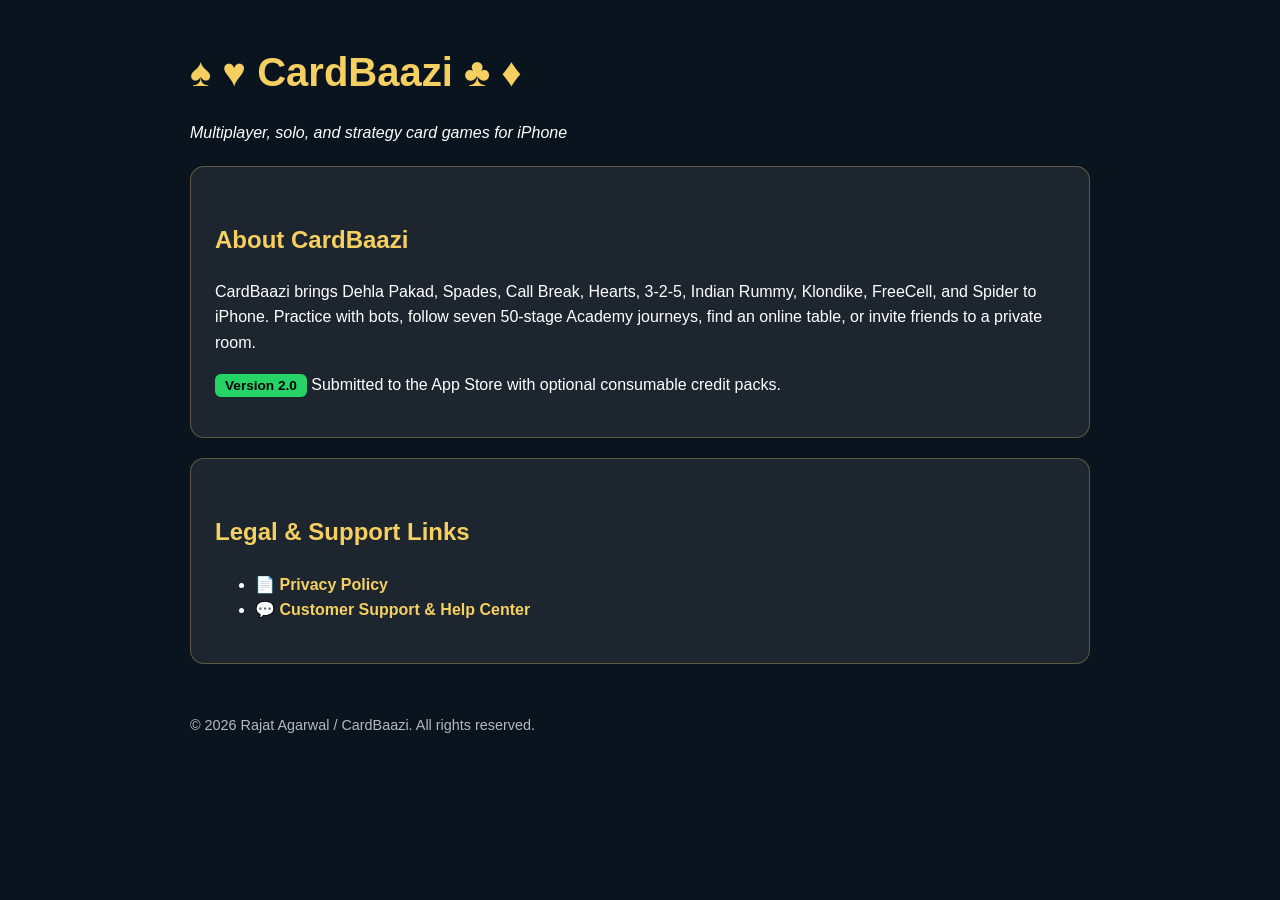
<file: cardbaazi/index.html>
<!DOCTYPE html>
<html lang="en">
<head>
    <meta charset="UTF-8">
    <meta name="viewport" content="width=device-width, initial-scale=1.0">
    <title>CardBaazi - Premier Card Gaming Club</title>
    <style>
        body { font-family: -apple-system, BlinkMacSystemFont, "Segoe UI", Roboto, Helvetica, Arial, sans-serif; background: #0a141e; color: #fff; max-width: 900px; margin: 40px auto; padding: 0 20px; line-height: 1.6; }
        h1 { color: #f5d061; font-size: 2.5rem; margin-bottom: 5px; }
        h2 { color: #f5d061; margin-top: 30px; }
        a { color: #f5d061; text-decoration: none; font-weight: bold; }
        .card { background: rgba(255,255,255,0.08); padding: 24px; border-radius: 14px; margin: 20px 0; border: 1px solid rgba(245, 208, 97, 0.3); }
        .badge { background: #25d366; color: #000; padding: 4px 10px; border-radius: 6px; font-weight: bold; font-size: 0.85rem; }
    </style>
</head>
<body>
    <h1>♠️ ♥️ CardBaazi ♣️ ♦️</h1>
    <p><em>Multiplayer, solo, and strategy card games for iPhone</em></p>

    <div class="card">
        <h2>About CardBaazi</h2>
        <p>CardBaazi brings Dehla Pakad, Spades, Call Break, Hearts, 3-2-5, Indian Rummy, Klondike, FreeCell, and Spider to iPhone. Practice with bots, follow seven 50-stage Academy journeys, find an online table, or invite friends to a private room.</p>
        <p><span class="badge">Version 2.0</span> Submitted to the App Store with optional consumable credit packs.</p>
    </div>

    <div class="card">
        <h2>Legal &amp; Support Links</h2>
        <ul>
            <li>📄 <a href="privacy.html">Privacy Policy</a></li>
            <li>💬 <a href="support.html">Customer Support &amp; Help Center</a></li>
        </ul>
    </div>

    <footer style="margin-top: 50px; opacity: 0.7; font-size: 0.9rem;">
        <p>© 2026 Rajat Agarwal / CardBaazi. All rights reserved.</p>
    </footer>
</body>
</html>
</file>
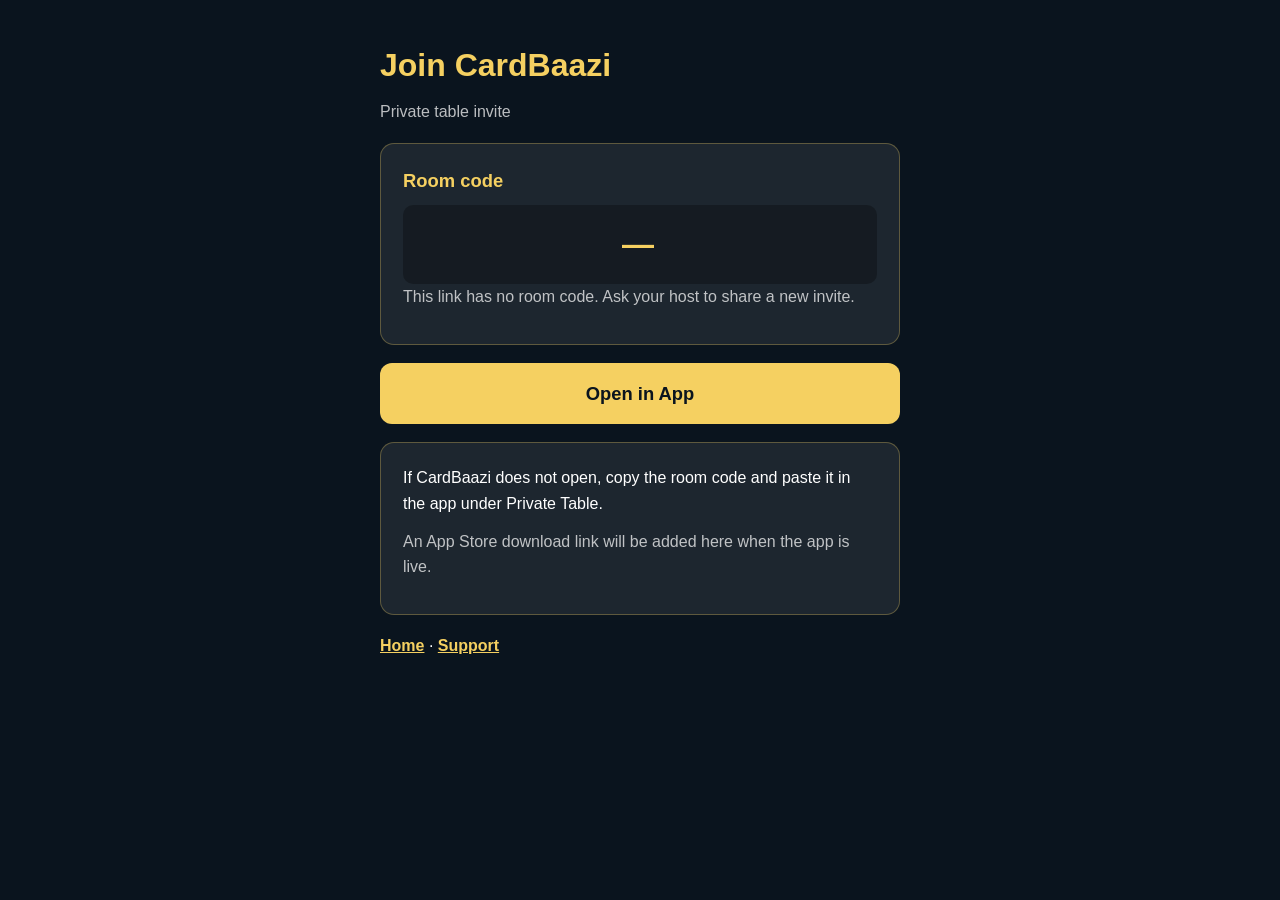
<file: cardbaazi/j/index.html>
<!DOCTYPE html>
<html lang="en">
<head>
  <meta charset="UTF-8">
  <meta name="viewport" content="width=device-width, initial-scale=1, viewport-fit=cover">
  <meta name="format-detection" content="telephone=no">
  <meta name="theme-color" content="#0a141e">
  <title>Join CardBaazi</title>
  <meta property="og:title" content="Join CardBaazi">
  <meta property="og:description" content="Open this link to join a private CardBaazi table.">
  <meta name="description" content="Open CardBaazi and join a private table with this invite.">
  <style>
    body { font-family: -apple-system, BlinkMacSystemFont, "Segoe UI", Roboto, Helvetica, Arial, sans-serif; background: #0a141e; color: #fff; max-width: 520px; margin: 40px auto; padding: 0 20px 48px; line-height: 1.6; }
    h1 { color: #f5d061; font-size: 2rem; margin-bottom: 8px; }
    h2 { color: #f5d061; margin: 0 0 10px; font-size: 1.15rem; }
    p { margin: 0 0 12px; }
    a { color: #f5d061; font-weight: bold; }
    .muted { opacity: .72; }
    .card { background: rgba(255,255,255,0.08); padding: 22px; border-radius: 14px; margin: 18px 0; border: 1px solid rgba(245, 208, 97, 0.3); }
    .code { font-size: 2rem; letter-spacing: 0.12em; font-weight: 700; text-align: center; padding: 14px 8px; border-radius: 10px; background: rgba(0,0,0,0.28); color: #f5d061; word-break: break-all; }
    .game { text-align: center; margin-top: 8px; }
    .btn { display: block; text-align: center; background: #f5d061; color: #0a141e; text-decoration: none; font-weight: 800; font-size: 1.15rem; padding: 16px 18px; border-radius: 12px; border: 0; width: 100%; box-sizing: border-box; cursor: pointer; touch-action: manipulation; -webkit-tap-highlight-color: transparent; }
    .btn-secondary { background: transparent; color: #f5d061; border: 1px solid rgba(245, 208, 97, 0.55); margin-top: 10px; font-size: 1rem; }
    .hidden { display: none; }
  </style>
</head>
<body>
  <h1>Join CardBaazi</h1>
  <p class="muted">Private table invite</p>

  <div class="card">
    <h2>Room code</h2>
    <div class="code" id="codeDisplay">—</div>
    <p class="game muted hidden" id="gameRow">Game: <span id="gameDisplay"></span></p>
    <p id="noCode" class="muted hidden">This link has no room code. Ask your host to share a new invite.</p>
  </div>

  <a class="btn" id="openBtn" href="cardbaazi://join">Open in App</a>
  <button type="button" class="btn btn-secondary hidden" id="copyBtn">Copy room code</button>

  <div class="card">
    <p>If CardBaazi does not open, copy the room code and paste it in the app under Private Table.</p>
    <p class="muted">An App Store download link will be added here when the app is live.</p>
  </div>

  <p><a href="../index.html">Home</a> · <a href="../support.html">Support</a></p>

  <script>
    (function () {
      function readParam(name) {
        var value = new URLSearchParams(window.location.search).get(name);
        if (value == null) return '';
        return String(value).trim().slice(0, 128);
      }

      function codeFromPath() {
        var segs = location.pathname.split('/').filter(Boolean);
        var i = segs.lastIndexOf('j');
        var raw = (i === -1) ? '' : (segs[i + 1] || '');
        if (!raw || raw === 'index.html' || /\.html?$/i.test(raw)) return '';
        try { return decodeURIComponent(raw).trim().slice(0, 128); }
        catch (e) { return String(raw).trim().slice(0, 128); }
      }

      var code = readParam('code') || codeFromPath();
      var game = readParam('game');
      var parts = [];
      if (code) parts.push('code=' + encodeURIComponent(code));
      if (game) parts.push('game=' + encodeURIComponent(game));
      var deepLink = 'cardbaazi://join' + (parts.length ? '?' + parts.join('&') : '');

      var openBtn = document.getElementById('openBtn');
      var codeDisplay = document.getElementById('codeDisplay');
      var gameRow = document.getElementById('gameRow');
      var gameDisplay = document.getElementById('gameDisplay');
      var noCode = document.getElementById('noCode');
      var copyBtn = document.getElementById('copyBtn');

      openBtn.setAttribute('href', deepLink);
      codeDisplay.textContent = code || '—';

      if (!code) {
        noCode.classList.remove('hidden');
      } else {
        copyBtn.classList.remove('hidden');
      }

      if (game) {
        gameDisplay.textContent = game;
        gameRow.classList.remove('hidden');
      }

      copyBtn.addEventListener('click', function () {
        function copied() {
          copyBtn.textContent = 'Copied';
          window.setTimeout(function () { copyBtn.textContent = 'Copy room code'; }, 1600);
        }
        function fallback() {
          var ta = document.createElement('textarea');
          ta.value = code;
          ta.setAttribute('readonly', '');
          ta.style.position = 'absolute';
          ta.style.left = '-9999px';
          document.body.appendChild(ta);
          ta.select();
          try { document.execCommand('copy'); copied(); } catch (e) {}
          document.body.removeChild(ta);
        }
        if (navigator.clipboard && navigator.clipboard.writeText) {
          navigator.clipboard.writeText(code).then(copied).catch(fallback);
        } else {
          fallback();
        }
      });

      window.setTimeout(function () {
        window.location.href = deepLink;
      }, 80);
    })();
  </script>
</body>
</html>
</file>
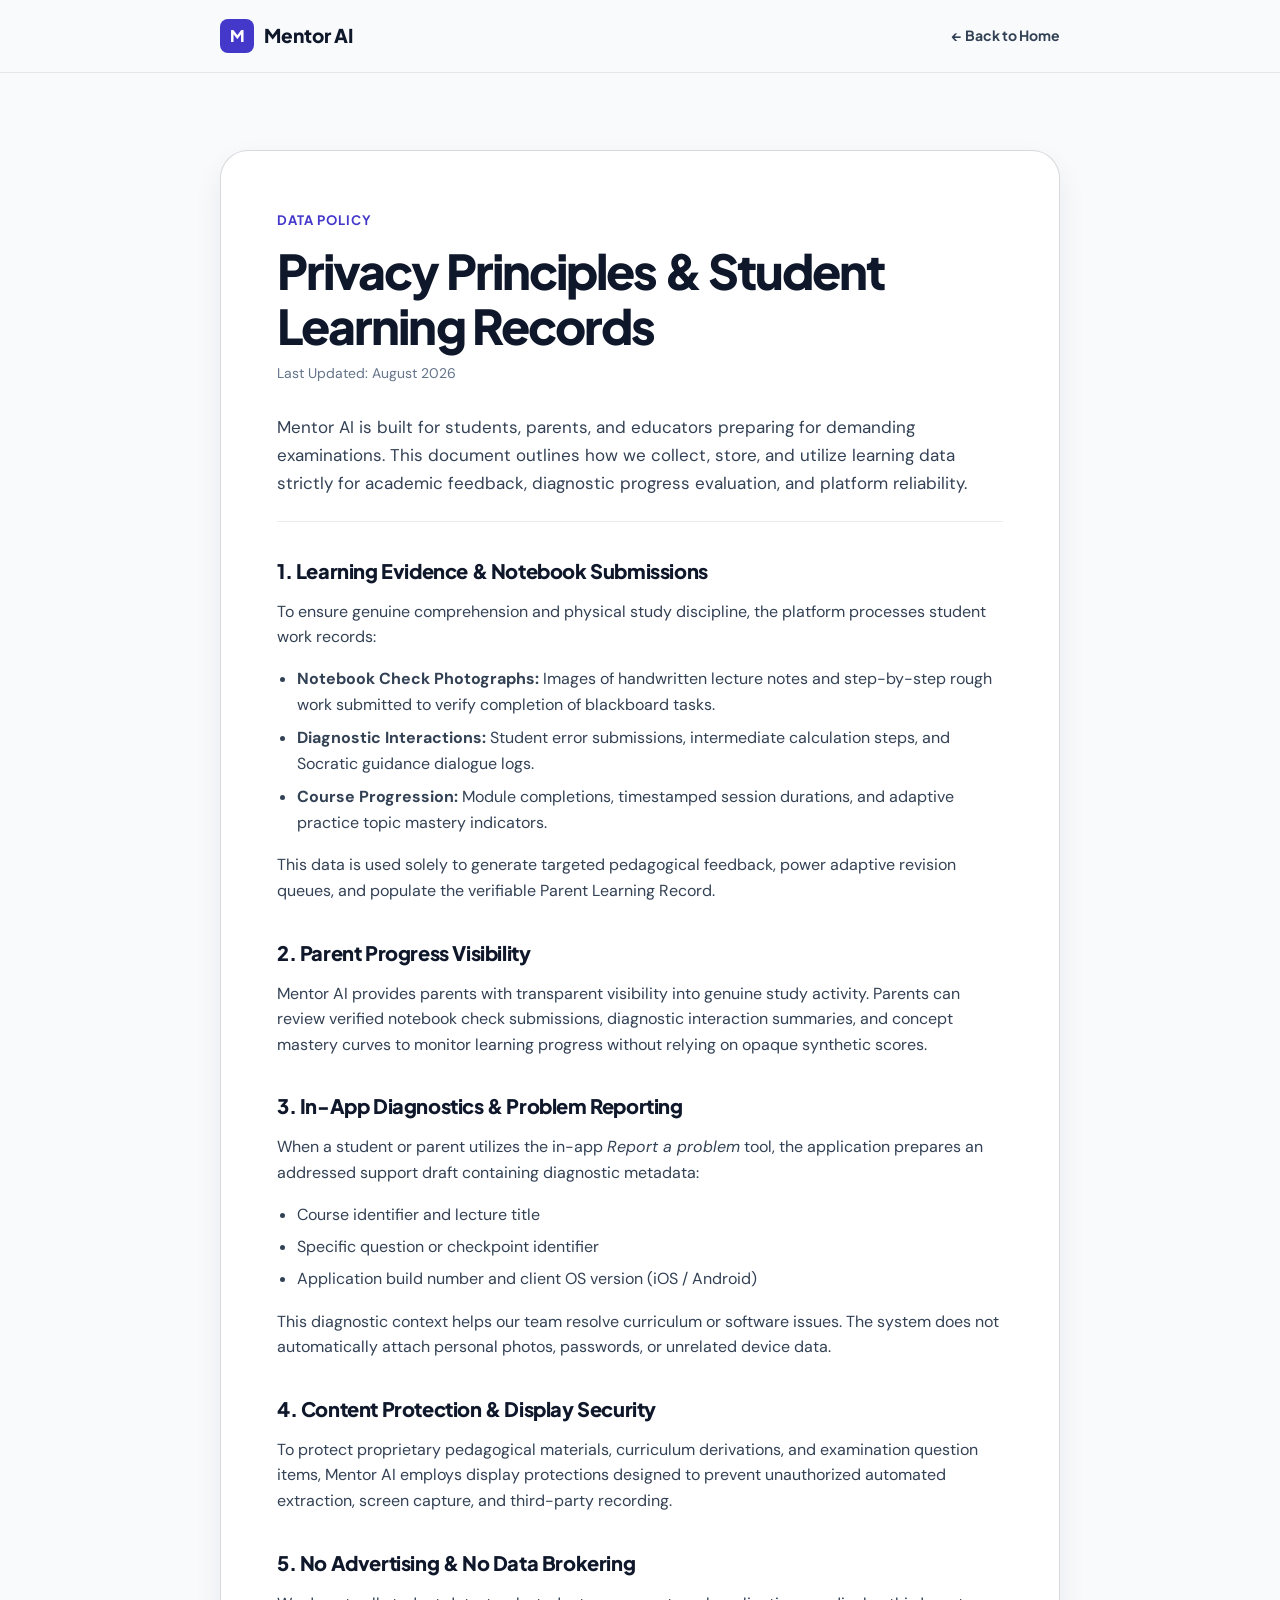
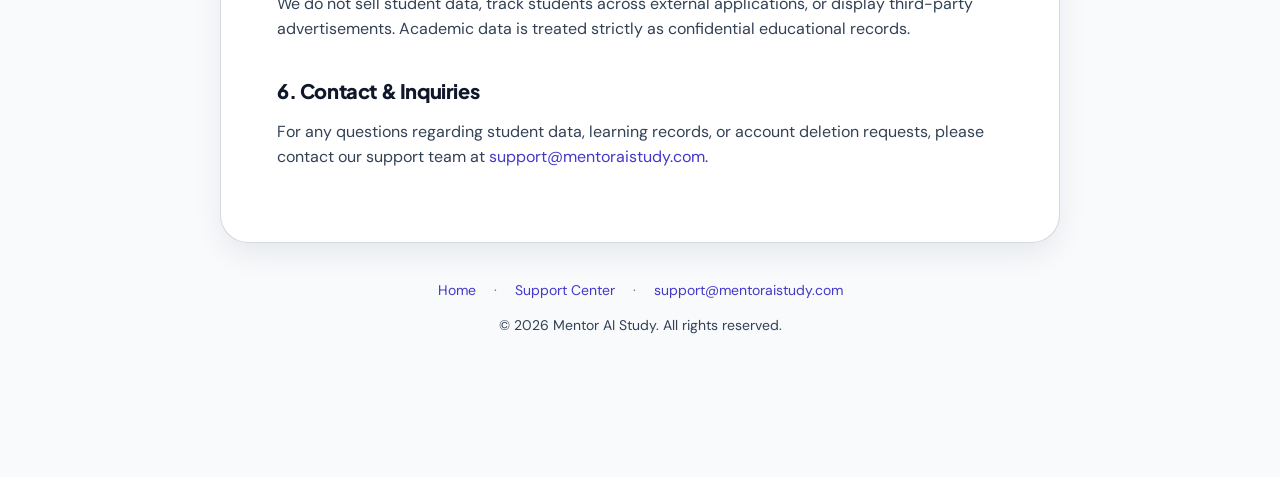
<file: privacy.html>
<!doctype html>
<html lang="en">
<head>
  <meta charset="utf-8" />
  <meta name="viewport" content="width=device-width, initial-scale=1" />
  <title>Privacy Policy — Mentor AI</title>
  <meta name="description" content="Privacy principles and learning data handling practices for Mentor AI students, parents, and educators." />
  <meta name="theme-color" content="#0f172a" />
  <link rel="canonical" href="https://www.mentoraistudy.com/privacy.html" />

  <!-- Typography -->
  <link rel="preconnect" href="https://fonts.googleapis.com" />
  <link rel="preconnect" href="https://fonts.gstatic.com" crossorigin />
  <link href="https://fonts.googleapis.com/css2?family=DM+Sans:ital,opsz,wght@0,9..40,400;0,9..40,500;0,9..40,600;0,9..40,700;1,9..40,400;1,9..40,500&amp;family=Plus+Jakarta+Sans:wght@500;600;700;800&amp;family=JetBrains+Mono:wght@500;600&amp;display=swap" rel="stylesheet" />

  <style>
    :root {
      --bg: #f8fafc;
      --bg-alt: #f1f5f9;
      --surface: #ffffff;
      --ink-primary: #0f172a;
      --ink-secondary: #334155;
      --ink-muted: #64748b;
      --border-subtle: rgba(15, 23, 42, 0.08);
      --border-medium: rgba(15, 23, 42, 0.16);
      --brand-primary: #4338ca;
      --brand-accent: #4f46e5;
      --brand-tint: #eef2ff;
      --brand-dark: #312e81;
      --shadow-sm: 0 1px 3px rgba(15, 23, 42, 0.06), 0 1px 2px rgba(15, 23, 42, 0.04);
      --shadow-md: 0 4px 14px -2px rgba(15, 23, 42, 0.07), 0 2px 6px -1px rgba(15, 23, 42, 0.04);
      --shadow-lg: 0 12px 32px -4px rgba(15, 23, 42, 0.09);
      --radius-sm: 8px;
      --radius-md: 14px;
      --radius-lg: 20px;
      --radius-xl: 28px;
      --font-body: "DM Sans", -apple-system, BlinkMacSystemFont, "Segoe UI", Roboto, sans-serif;
      --font-heading: "Plus Jakarta Sans", -apple-system, BlinkMacSystemFont, "Segoe UI", Roboto, sans-serif;
      --font-mono: "JetBrains Mono", monospace;
    }

    *, *::before, *::after {
      box-sizing: border-box;
      margin: 0;
      padding: 0;
    }

    body {
      min-width: 320px;
      background-color: var(--bg);
      color: var(--ink-secondary);
      font-family: var(--font-body);
      line-height: 1.65;
      -webkit-font-smoothing: antialiased;
    }

    :focus-visible {
      outline: 2px solid var(--brand-accent);
      outline-offset: 3px;
    }

    a {
      color: var(--brand-primary);
      text-decoration: none;
      transition: color 0.15s ease;
    }

    a:hover {
      color: var(--brand-dark);
    }

    .container {
      width: min(840px, calc(100% - 40px));
      margin-inline: auto;
    }

    .site-header {
      background: rgba(248, 250, 252, 0.92);
      backdrop-filter: blur(14px);
      border-bottom: 1px solid var(--border-subtle);
      position: sticky;
      top: 0;
      z-index: 10;
    }

    .nav-wrapper {
      display: flex;
      align-items: center;
      justify-content: space-between;
      min-height: 72px;
    }

    .brand-link {
      display: inline-flex;
      align-items: center;
      gap: 10px;
      font-family: var(--font-heading);
      font-size: 1.1875rem;
      font-weight: 800;
      color: var(--ink-primary);
    }

    .brand-mark {
      width: 34px;
      height: 34px;
      display: grid;
      place-items: center;
      background: var(--brand-primary);
      color: #ffffff;
      border-radius: 8px;
      font-size: 1rem;
      font-weight: 800;
    }

    .nav-back {
      font-family: var(--font-heading);
      font-size: 0.875rem;
      font-weight: 700;
      color: var(--ink-secondary);
      display: inline-flex;
      align-items: center;
      gap: 6px;
    }

    .nav-back:hover {
      color: var(--brand-primary);
    }

    main {
      padding-block: clamp(48px, 6vw, 84px);
    }

    .policy-card {
      background: var(--surface);
      border: 1px solid var(--border-medium);
      border-radius: var(--radius-xl);
      padding: clamp(28px, 5vw, 56px);
      box-shadow: var(--shadow-lg);
      margin-bottom: 36px;
    }

    .page-kicker {
      display: inline-block;
      font-family: var(--font-heading);
      font-size: 0.8125rem;
      font-weight: 700;
      text-transform: uppercase;
      letter-spacing: 0.08em;
      color: var(--brand-primary);
      margin-bottom: 12px;
    }

    h1 {
      font-family: var(--font-heading);
      font-size: clamp(2rem, 4vw, 3rem);
      font-weight: 800;
      letter-spacing: -0.04em;
      line-height: 1.15;
      color: var(--ink-primary);
      margin-bottom: 8px;
    }

    .timestamp {
      font-size: 0.875rem;
      color: var(--ink-muted);
      margin-bottom: 28px;
    }

    .policy-intro {
      font-size: 1.0625rem;
      color: var(--ink-secondary);
      line-height: 1.65;
      padding-bottom: 24px;
      border-bottom: 1px solid var(--border-subtle);
      margin-bottom: 28px;
    }

    h2 {
      font-family: var(--font-heading);
      font-size: 1.25rem;
      font-weight: 800;
      letter-spacing: -0.02em;
      color: var(--ink-primary);
      margin-top: 32px;
      margin-bottom: 12px;
    }

    p {
      color: var(--ink-secondary);
      margin-bottom: 16px;
      line-height: 1.6;
    }

    ul {
      margin-bottom: 16px;
      padding-left: 20px;
      color: var(--ink-secondary);
    }

    li {
      margin-bottom: 6px;
    }

    .site-footer {
      text-align: center;
      padding-bottom: 48px;
      font-size: 0.875rem;
      color: var(--ink-muted);
    }

    .footer-links {
      display: flex;
      justify-content: center;
      gap: 18px;
      margin-bottom: 12px;
    }

    @media (prefers-reduced-motion: reduce) {
      *, *::before, *::after {
        transition-duration: 0.01ms !important;
      }
    }
  </style>
</head>
<body>

  <header class="site-header" role="banner">
    <div class="container">
      <div class="nav-wrapper">
        <a href="index.html" class="brand-link" aria-label="Mentor AI home">
          <span class="brand-mark" aria-hidden="true">M</span>
          <span>Mentor AI</span>
        </a>
        <a href="index.html" class="nav-back">← Back to Home</a>
      </div>
    </div>
  </header>

  <main>
    <div class="container">
      
      <article class="policy-card">
        <span class="page-kicker">Data Policy</span>
        <h1>Privacy Principles &amp; Student Learning Records</h1>
        <div class="timestamp">Last Updated: August 2026</div>

        <p class="policy-intro">
          Mentor AI is built for students, parents, and educators preparing for demanding examinations. This document outlines how we collect, store, and utilize learning data strictly for academic feedback, diagnostic progress evaluation, and platform reliability.
        </p>

        <h2>1. Learning Evidence &amp; Notebook Submissions</h2>
        <p>
          To ensure genuine comprehension and physical study discipline, the platform processes student work records:
        </p>
        <ul>
          <li><strong>Notebook Check Photographs:</strong> Images of handwritten lecture notes and step-by-step rough work submitted to verify completion of blackboard tasks.</li>
          <li><strong>Diagnostic Interactions:</strong> Student error submissions, intermediate calculation steps, and Socratic guidance dialogue logs.</li>
          <li><strong>Course Progression:</strong> Module completions, timestamped session durations, and adaptive practice topic mastery indicators.</li>
        </ul>
        <p>
          This data is used solely to generate targeted pedagogical feedback, power adaptive revision queues, and populate the verifiable Parent Learning Record.
        </p>

        <h2>2. Parent Progress Visibility</h2>
        <p>
          Mentor AI provides parents with transparent visibility into genuine study activity. Parents can review verified notebook check submissions, diagnostic interaction summaries, and concept mastery curves to monitor learning progress without relying on opaque synthetic scores.
        </p>

        <h2>3. In-App Diagnostics &amp; Problem Reporting</h2>
        <p>
          When a student or parent utilizes the in-app <em>Report a problem</em> tool, the application prepares an addressed support draft containing diagnostic metadata:
        </p>
        <ul>
          <li>Course identifier and lecture title</li>
          <li>Specific question or checkpoint identifier</li>
          <li>Application build number and client OS version (iOS / Android)</li>
        </ul>
        <p>
          This diagnostic context helps our team resolve curriculum or software issues. The system does not automatically attach personal photos, passwords, or unrelated device data.
        </p>

        <h2>4. Content Protection &amp; Display Security</h2>
        <p>
          To protect proprietary pedagogical materials, curriculum derivations, and examination question items, Mentor AI employs display protections designed to prevent unauthorized automated extraction, screen capture, and third-party recording.
        </p>

        <h2>5. No Advertising &amp; No Data Brokering</h2>
        <p>
          We do not sell student data, track students across external applications, or display third-party advertisements. Academic data is treated strictly as confidential educational records.
        </p>

        <h2>6. Contact &amp; Inquiries</h2>
        <p>
          For any questions regarding student data, learning records, or account deletion requests, please contact our support team at <a href="mailto:support@mentoraistudy.com">support@mentoraistudy.com</a>.
        </p>
      </article>

      <footer class="site-footer">
        <div class="footer-links">
          <a href="index.html">Home</a>
          <span>·</span>
          <a href="support.html">Support Center</a>
          <span>·</span>
          <a href="mailto:support@mentoraistudy.com">support@mentoraistudy.com</a>
        </div>
        <p>&copy; 2026 Mentor AI Study. All rights reserved.</p>
      </footer>

    </div>
  </main>

</body>
</html>
</file>
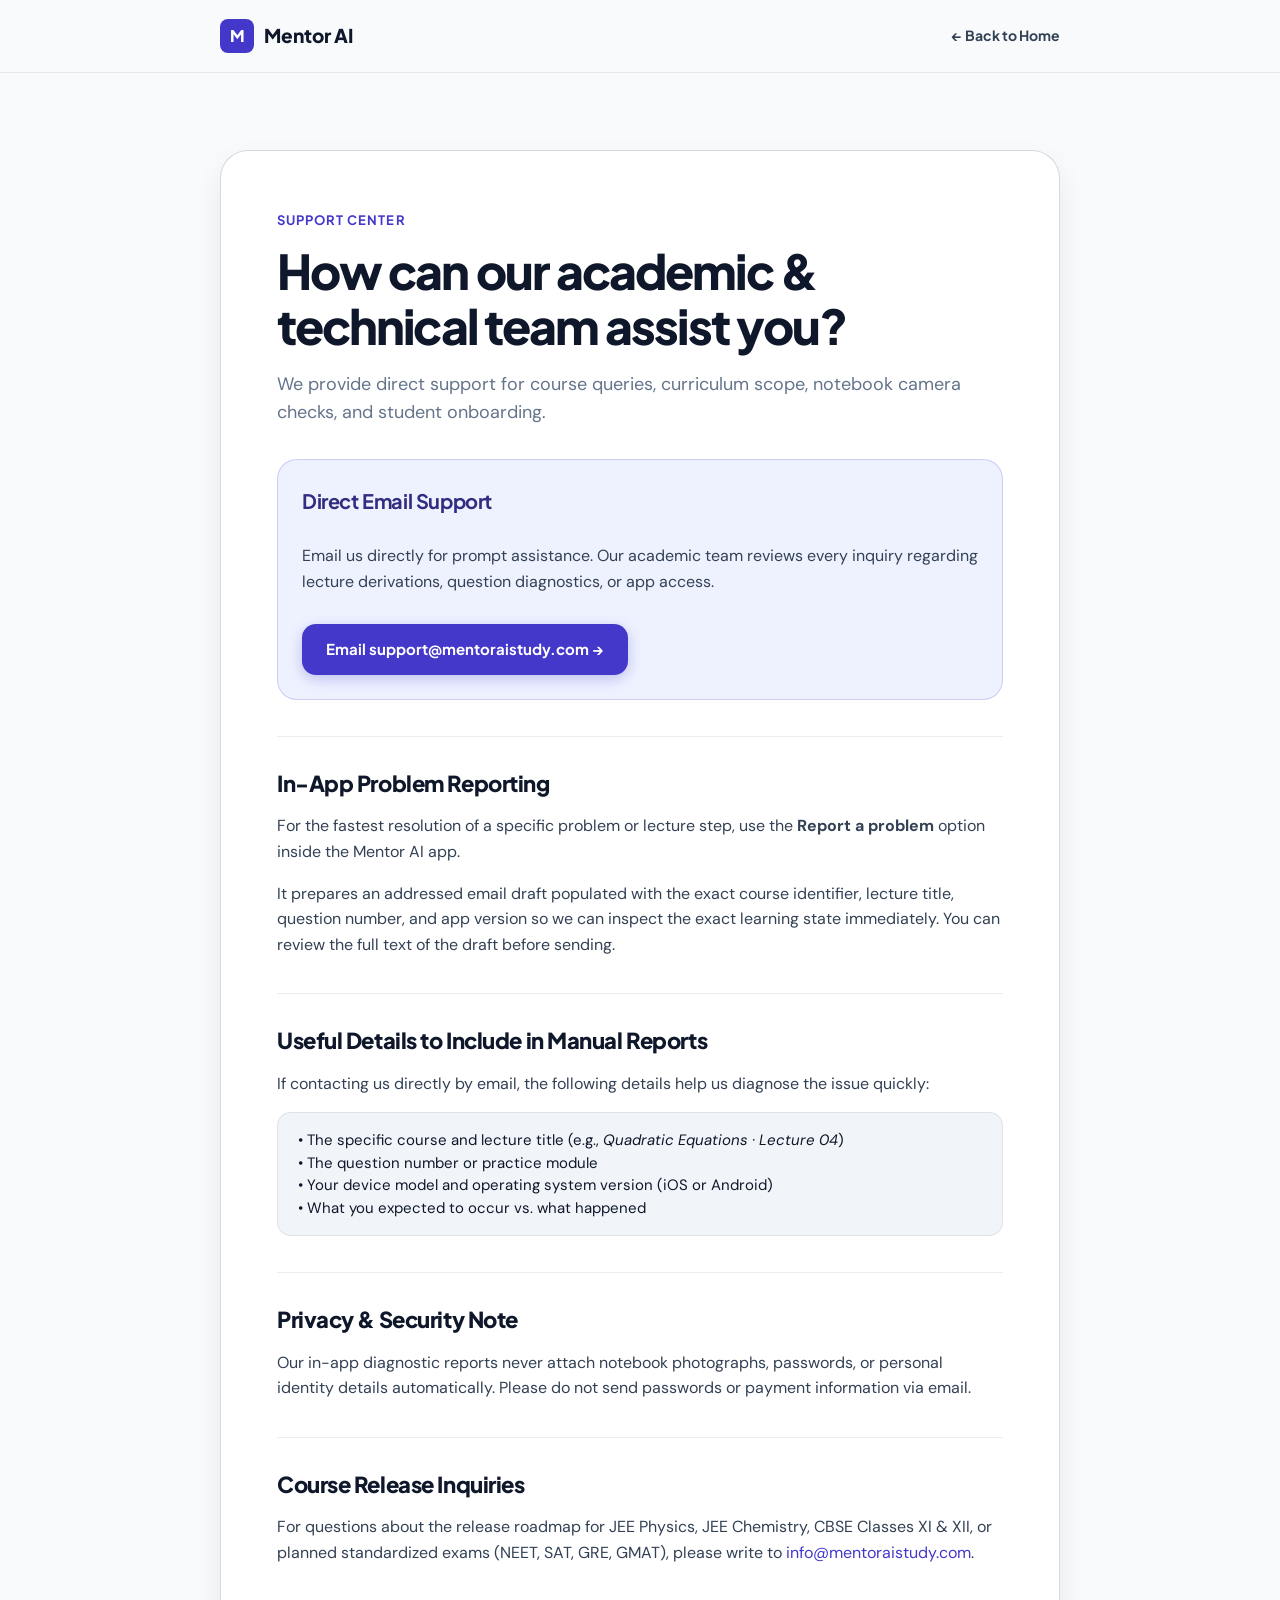
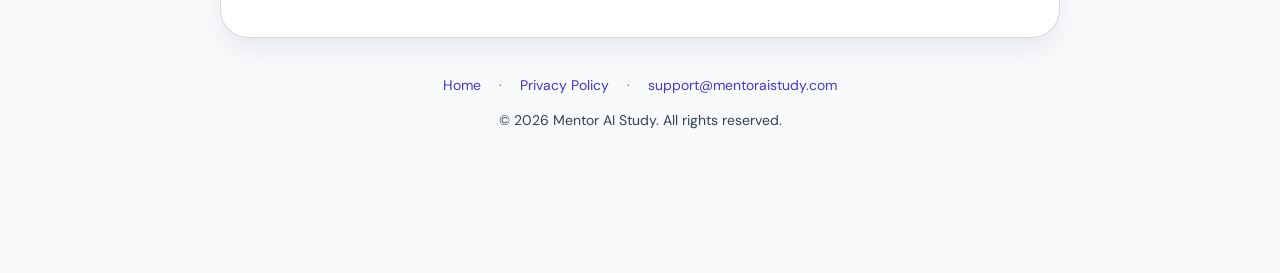
<file: support.html>
<!doctype html>
<html lang="en">
<head>
  <meta charset="utf-8" />
  <meta name="viewport" content="width=device-width, initial-scale=1" />
  <title>Support &amp; Help Center — Mentor AI</title>
  <meta name="description" content="Get help with Mentor AI courses, notebook checks, Socratic tutor diagnosis, or report an issue directly to our academic support team." />
  <meta name="theme-color" content="#0f172a" />
  <link rel="canonical" href="https://www.mentoraistudy.com/support.html" />

  <!-- Typography -->
  <link rel="preconnect" href="https://fonts.googleapis.com" />
  <link rel="preconnect" href="https://fonts.gstatic.com" crossorigin />
  <link href="https://fonts.googleapis.com/css2?family=DM+Sans:ital,opsz,wght@0,9..40,400;0,9..40,500;0,9..40,600;0,9..40,700;1,9..40,400;1,9..40,500&amp;family=Plus+Jakarta+Sans:wght@500;600;700;800&amp;family=JetBrains+Mono:wght@500;600&amp;display=swap" rel="stylesheet" />

  <style>
    :root {
      --bg: #f8fafc;
      --bg-alt: #f1f5f9;
      --surface: #ffffff;
      --ink-primary: #0f172a;
      --ink-secondary: #334155;
      --ink-muted: #64748b;
      --border-subtle: rgba(15, 23, 42, 0.08);
      --border-medium: rgba(15, 23, 42, 0.16);
      --brand-primary: #4338ca;
      --brand-accent: #4f46e5;
      --brand-tint: #eef2ff;
      --brand-dark: #312e81;
      --shadow-sm: 0 1px 3px rgba(15, 23, 42, 0.06), 0 1px 2px rgba(15, 23, 42, 0.04);
      --shadow-md: 0 4px 14px -2px rgba(15, 23, 42, 0.07), 0 2px 6px -1px rgba(15, 23, 42, 0.04);
      --shadow-lg: 0 12px 32px -4px rgba(15, 23, 42, 0.09);
      --radius-sm: 8px;
      --radius-md: 14px;
      --radius-lg: 20px;
      --radius-xl: 28px;
      --font-body: "DM Sans", -apple-system, BlinkMacSystemFont, "Segoe UI", Roboto, sans-serif;
      --font-heading: "Plus Jakarta Sans", -apple-system, BlinkMacSystemFont, "Segoe UI", Roboto, sans-serif;
      --font-mono: "JetBrains Mono", monospace;
    }

    *, *::before, *::after {
      box-sizing: border-box;
      margin: 0;
      padding: 0;
    }

    body {
      min-width: 320px;
      background-color: var(--bg);
      color: var(--ink-secondary);
      font-family: var(--font-body);
      line-height: 1.65;
      -webkit-font-smoothing: antialiased;
    }

    :focus-visible {
      outline: 2px solid var(--brand-accent);
      outline-offset: 3px;
    }

    a {
      color: var(--brand-primary);
      text-decoration: none;
      transition: color 0.15s ease;
    }

    a:hover {
      color: var(--brand-dark);
    }

    .container {
      width: min(840px, calc(100% - 40px));
      margin-inline: auto;
    }

    .site-header {
      background: rgba(248, 250, 252, 0.92);
      backdrop-filter: blur(14px);
      border-bottom: 1px solid var(--border-subtle);
      position: sticky;
      top: 0;
      z-index: 10;
    }

    .nav-wrapper {
      display: flex;
      align-items: center;
      justify-content: space-between;
      min-height: 72px;
    }

    .brand-link {
      display: inline-flex;
      align-items: center;
      gap: 10px;
      font-family: var(--font-heading);
      font-size: 1.1875rem;
      font-weight: 800;
      color: var(--ink-primary);
    }

    .brand-mark {
      width: 34px;
      height: 34px;
      display: grid;
      place-items: center;
      background: var(--brand-primary);
      color: #ffffff;
      border-radius: 8px;
      font-size: 1rem;
      font-weight: 800;
    }

    .nav-back {
      font-family: var(--font-heading);
      font-size: 0.875rem;
      font-weight: 700;
      color: var(--ink-secondary);
      display: inline-flex;
      align-items: center;
      gap: 6px;
    }

    .nav-back:hover {
      color: var(--brand-primary);
    }

    main {
      padding-block: clamp(48px, 6vw, 84px);
    }

    .support-card {
      background: var(--surface);
      border: 1px solid var(--border-medium);
      border-radius: var(--radius-xl);
      padding: clamp(28px, 5vw, 56px);
      box-shadow: var(--shadow-lg);
      margin-bottom: 36px;
    }

    .page-kicker {
      display: inline-block;
      font-family: var(--font-heading);
      font-size: 0.8125rem;
      font-weight: 700;
      text-transform: uppercase;
      letter-spacing: 0.08em;
      color: var(--brand-primary);
      margin-bottom: 12px;
    }

    h1 {
      font-family: var(--font-heading);
      font-size: clamp(2rem, 4vw, 3rem);
      font-weight: 800;
      letter-spacing: -0.04em;
      line-height: 1.15;
      color: var(--ink-primary);
      margin-bottom: 16px;
    }

    .lead {
      font-size: 1.125rem;
      color: var(--ink-muted);
      margin-bottom: 32px;
      line-height: 1.6;
    }

    .action-box {
      background: var(--brand-tint);
      border: 1px solid rgba(67, 56, 202, 0.2);
      border-radius: var(--radius-lg);
      padding: 24px;
      margin-bottom: 36px;
      display: flex;
      flex-direction: column;
      gap: 14px;
    }

    .action-box h2 {
      font-family: var(--font-heading);
      font-size: 1.25rem;
      font-weight: 700;
      color: var(--brand-dark);
    }

    .btn {
      display: inline-flex;
      align-items: center;
      justify-content: center;
      gap: 8px;
      padding: 13px 24px;
      font-family: var(--font-heading);
      font-size: 0.9375rem;
      font-weight: 700;
      border-radius: var(--radius-md);
      transition: all 0.18s ease;
      text-decoration: none;
      min-height: 48px;
      width: fit-content;
    }

    .btn-primary {
      background-color: var(--brand-primary);
      color: #ffffff;
      box-shadow: 0 4px 14px rgba(67, 56, 202, 0.28);
    }

    .btn-primary:hover {
      background-color: var(--brand-dark);
      color: #ffffff;
      transform: translateY(-1px);
    }

    .help-section {
      margin-top: 36px;
      padding-top: 28px;
      border-top: 1px solid var(--border-subtle);
    }

    h2 {
      font-family: var(--font-heading);
      font-size: 1.375rem;
      font-weight: 800;
      letter-spacing: -0.02em;
      color: var(--ink-primary);
      margin-bottom: 12px;
    }

    p {
      color: var(--ink-secondary);
      margin-bottom: 16px;
      line-height: 1.6;
    }

    .details-box {
      background: var(--bg-alt);
      border: 1px solid var(--border-subtle);
      border-radius: var(--radius-md);
      padding: 16px 20px;
      margin-block: 14px 20px;
      font-size: 0.9375rem;
      color: var(--ink-primary);
      line-height: 1.5;
    }

    .site-footer {
      text-align: center;
      padding-bottom: 48px;
      font-size: 0.875rem;
      color: var(--ink-muted);
    }

    .footer-links {
      display: flex;
      justify-content: center;
      gap: 18px;
      margin-bottom: 12px;
    }

    @media (prefers-reduced-motion: reduce) {
      *, *::before, *::after {
        transition-duration: 0.01ms !important;
      }
    }
  </style>
</head>
<body>

  <header class="site-header" role="banner">
    <div class="container">
      <div class="nav-wrapper">
        <a href="index.html" class="brand-link" aria-label="Mentor AI home">
          <span class="brand-mark" aria-hidden="true">M</span>
          <span>Mentor AI</span>
        </a>
        <a href="index.html" class="nav-back">← Back to Home</a>
      </div>
    </div>
  </header>

  <main>
    <div class="container">
      
      <article class="support-card">
        <span class="page-kicker">Support Center</span>
        <h1>How can our academic &amp; technical team assist you?</h1>
        <p class="lead">
          We provide direct support for course queries, curriculum scope, notebook camera checks, and student onboarding.
        </p>

        <div class="action-box">
          <h2>Direct Email Support</h2>
          <p>
            Email us directly for prompt assistance. Our academic team reviews every inquiry regarding lecture derivations, question diagnostics, or app access.
          </p>
          <a class="btn btn-primary" href="mailto:support@mentoraistudy.com?subject=Mentor%20AI%20Support%20Request">
            Email support@mentoraistudy.com →
          </a>
        </div>

        <section class="help-section">
          <h2>In-App Problem Reporting</h2>
          <p>
            For the fastest resolution of a specific problem or lecture step, use the <strong>Report a problem</strong> option inside the Mentor AI app.
          </p>
          <p>
            It prepares an addressed email draft populated with the exact course identifier, lecture title, question number, and app version so we can inspect the exact learning state immediately. You can review the full text of the draft before sending.
          </p>
        </section>

        <section class="help-section">
          <h2>Useful Details to Include in Manual Reports</h2>
          <p>If contacting us directly by email, the following details help us diagnose the issue quickly:</p>
          <div class="details-box">
            • The specific course and lecture title (e.g., <em>Quadratic Equations · Lecture 04</em>)<br />
            • The question number or practice module<br />
            • Your device model and operating system version (iOS or Android)<br />
            • What you expected to occur vs. what happened
          </div>
        </section>

        <section class="help-section">
          <h2>Privacy &amp; Security Note</h2>
          <p>
            Our in-app diagnostic reports never attach notebook photographs, passwords, or personal identity details automatically. Please do not send passwords or payment information via email.
          </p>
        </section>

        <section class="help-section">
          <h2>Course Release Inquiries</h2>
          <p>
            For questions about the release roadmap for JEE Physics, JEE Chemistry, CBSE Classes XI &amp; XII, or planned standardized exams (NEET, SAT, GRE, GMAT), please write to <a href="mailto:info@mentoraistudy.com">info@mentoraistudy.com</a>.
          </p>
        </section>
      </article>

      <footer class="site-footer">
        <div class="footer-links">
          <a href="index.html">Home</a>
          <span>·</span>
          <a href="privacy.html">Privacy Policy</a>
          <span>·</span>
          <a href="mailto:support@mentoraistudy.com">support@mentoraistudy.com</a>
        </div>
        <p>&copy; 2026 Mentor AI Study. All rights reserved.</p>
      </footer>

    </div>
  </main>

</body>
</html>
</file>
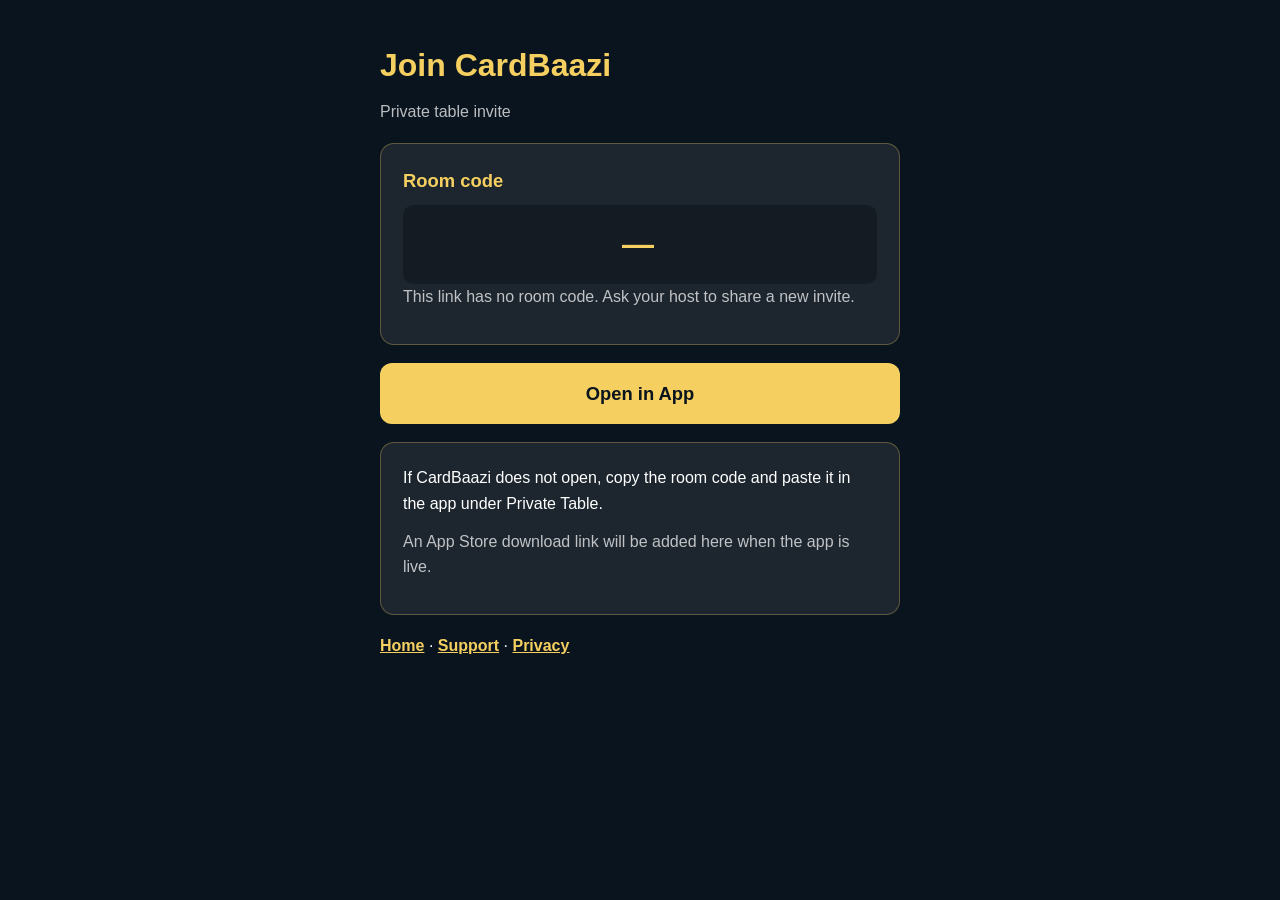
<file: cardbaazi/join.html>
<!DOCTYPE html>
<html lang="en">
<head>
  <meta charset="UTF-8">
  <meta name="viewport" content="width=device-width, initial-scale=1, viewport-fit=cover">
  <meta name="format-detection" content="telephone=no">
  <meta name="theme-color" content="#0a141e">
  <title>Join CardBaazi</title>
  <meta property="og:title" content="Join CardBaazi">
  <meta property="og:description" content="Open this link to join a private CardBaazi table.">
  <meta name="description" content="Open CardBaazi and join a private table with this invite.">
  <style>
    body { font-family: -apple-system, BlinkMacSystemFont, "Segoe UI", Roboto, Helvetica, Arial, sans-serif; background: #0a141e; color: #fff; max-width: 520px; margin: 40px auto; padding: 0 20px 48px; line-height: 1.6; }
    h1 { color: #f5d061; font-size: 2rem; margin-bottom: 8px; }
    h2 { color: #f5d061; margin: 0 0 10px; font-size: 1.15rem; }
    p { margin: 0 0 12px; }
    a { color: #f5d061; font-weight: bold; }
    .muted { opacity: .72; }
    .card { background: rgba(255,255,255,0.08); padding: 22px; border-radius: 14px; margin: 18px 0; border: 1px solid rgba(245, 208, 97, 0.3); }
    .code { font-size: 2rem; letter-spacing: 0.12em; font-weight: 700; text-align: center; padding: 14px 8px; border-radius: 10px; background: rgba(0,0,0,0.28); color: #f5d061; word-break: break-all; }
    .game { text-align: center; margin-top: 8px; }
    .btn { display: block; text-align: center; background: #f5d061; color: #0a141e; text-decoration: none; font-weight: 800; font-size: 1.15rem; padding: 16px 18px; border-radius: 12px; border: 0; width: 100%; box-sizing: border-box; cursor: pointer; touch-action: manipulation; -webkit-tap-highlight-color: transparent; }
    .btn-secondary { background: transparent; color: #f5d061; border: 1px solid rgba(245, 208, 97, 0.55); margin-top: 10px; font-size: 1rem; }
    .hidden { display: none; }
  </style>
</head>
<body>
  <h1>Join CardBaazi</h1>
  <p class="muted">Private table invite</p>

  <div class="card">
    <h2>Room code</h2>
    <div class="code" id="codeDisplay">—</div>
    <p class="game muted hidden" id="gameRow">Game: <span id="gameDisplay"></span></p>
    <p id="noCode" class="muted hidden">This link has no room code. Ask your host to share a new invite.</p>
  </div>

  <a class="btn" id="openBtn" href="cardbaazi://join">Open in App</a>
  <button type="button" class="btn btn-secondary hidden" id="copyBtn">Copy room code</button>

  <div class="card">
    <p>If CardBaazi does not open, copy the room code and paste it in the app under Private Table.</p>
    <p class="muted">An App Store download link will be added here when the app is live.</p>
  </div>

  <p><a href="index.html">Home</a> · <a href="support.html">Support</a> · <a href="privacy.html">Privacy</a></p>

  <script>
    (function () {
      function readParam(name) {
        var value = new URLSearchParams(window.location.search).get(name);
        if (value == null) return '';
        return String(value).trim().slice(0, 128);
      }

      function codeFromPath() {
        var segs = location.pathname.split('/').filter(Boolean);
        var i = segs.lastIndexOf('j');
        var raw = (i === -1) ? '' : (segs[i + 1] || '');
        if (!raw || raw === 'index.html' || /\.html?$/i.test(raw)) return '';
        try { return decodeURIComponent(raw).trim().slice(0, 128); }
        catch (e) { return String(raw).trim().slice(0, 128); }
      }

      var code = readParam('code') || codeFromPath();
      var game = readParam('game');
      var parts = [];
      if (code) parts.push('code=' + encodeURIComponent(code));
      if (game) parts.push('game=' + encodeURIComponent(game));
      var deepLink = 'cardbaazi://join' + (parts.length ? '?' + parts.join('&') : '');

      var openBtn = document.getElementById('openBtn');
      var codeDisplay = document.getElementById('codeDisplay');
      var gameRow = document.getElementById('gameRow');
      var gameDisplay = document.getElementById('gameDisplay');
      var noCode = document.getElementById('noCode');
      var copyBtn = document.getElementById('copyBtn');

      openBtn.setAttribute('href', deepLink);
      codeDisplay.textContent = code || '—';

      if (!code) {
        noCode.classList.remove('hidden');
      } else {
        copyBtn.classList.remove('hidden');
      }

      if (game) {
        gameDisplay.textContent = game;
        gameRow.classList.remove('hidden');
      }

      copyBtn.addEventListener('click', function () {
        function copied() {
          copyBtn.textContent = 'Copied';
          window.setTimeout(function () { copyBtn.textContent = 'Copy room code'; }, 1600);
        }
        function fallback() {
          var ta = document.createElement('textarea');
          ta.value = code;
          ta.setAttribute('readonly', '');
          ta.style.position = 'absolute';
          ta.style.left = '-9999px';
          document.body.appendChild(ta);
          ta.select();
          try { document.execCommand('copy'); copied(); } catch (e) {}
          document.body.removeChild(ta);
        }
        if (navigator.clipboard && navigator.clipboard.writeText) {
          navigator.clipboard.writeText(code).then(copied).catch(fallback);
        } else {
          fallback();
        }
      });

      window.setTimeout(function () {
        window.location.href = deepLink;
      }, 80);
    })();
  </script>
</body>
</html>
</file>
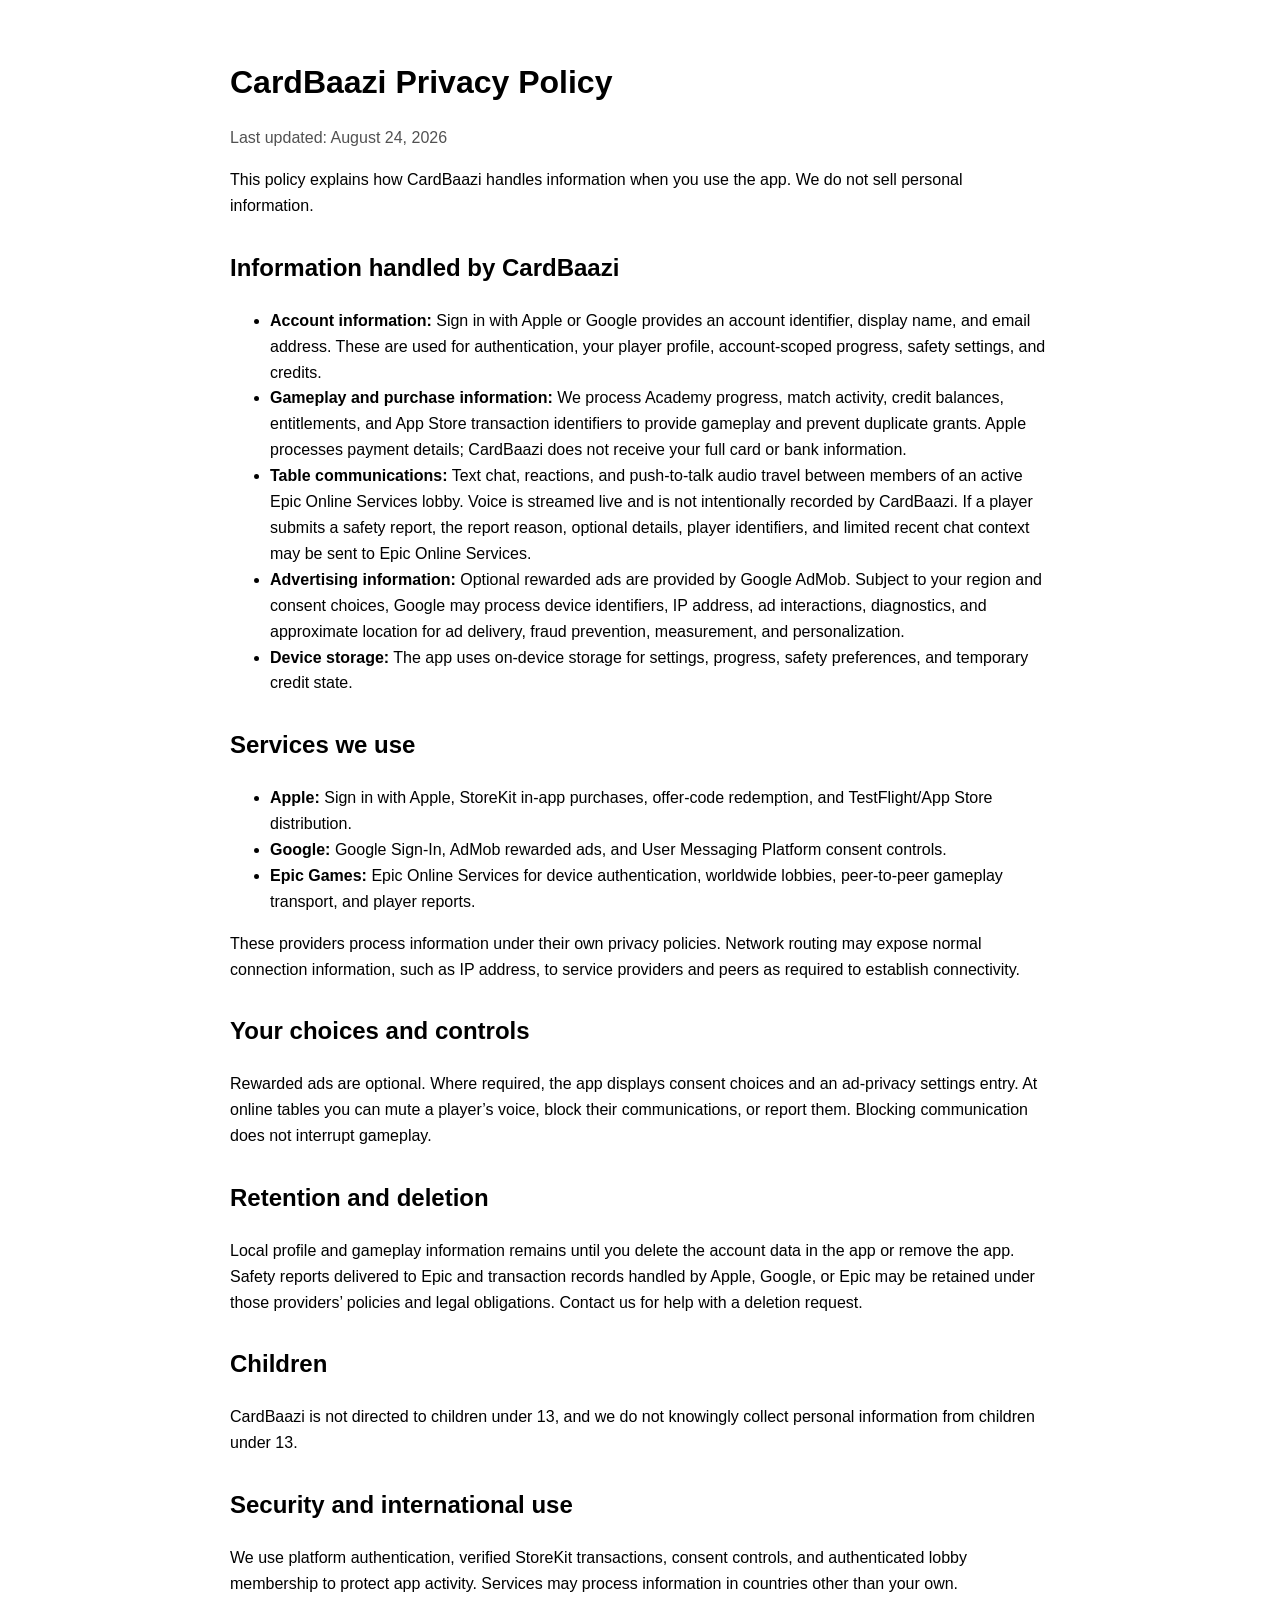
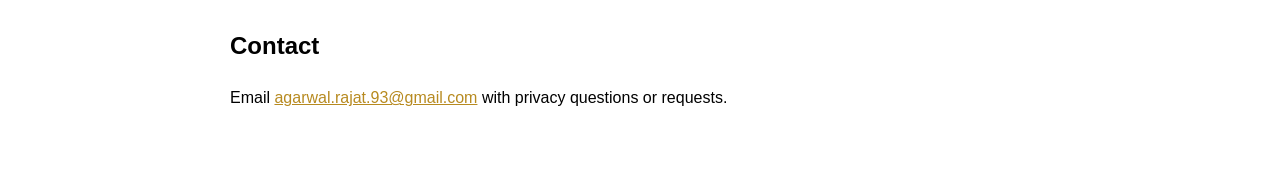
<file: cardbaazi/privacy.html>
<!DOCTYPE html>
<html lang="en">
<head>
  <meta charset="UTF-8">
  <meta name="viewport" content="width=device-width, initial-scale=1.0">
  <title>CardBaazi Privacy Policy</title>
  <style>
    :root { color-scheme: light dark; }
    body { font-family: -apple-system, BlinkMacSystemFont, "Segoe UI", sans-serif; line-height: 1.62; max-width: 820px; margin: 0 auto; padding: 36px 22px 64px; }
    h1 { margin-bottom: 4px; } h2 { margin-top: 30px; }
    .muted { opacity: .68; } a { color: #b78a20; }
  </style>
</head>
<body>
  <h1>CardBaazi Privacy Policy</h1>
  <p class="muted">Last updated: August 24, 2026</p>
  <p>This policy explains how CardBaazi handles information when you use the app. We do not sell personal information.</p>

  <h2>Information handled by CardBaazi</h2>
  <ul>
    <li><strong>Account information:</strong> Sign in with Apple or Google provides an account identifier, display name, and email address. These are used for authentication, your player profile, account-scoped progress, safety settings, and credits.</li>
    <li><strong>Gameplay and purchase information:</strong> We process Academy progress, match activity, credit balances, entitlements, and App Store transaction identifiers to provide gameplay and prevent duplicate grants. Apple processes payment details; CardBaazi does not receive your full card or bank information.</li>
    <li><strong>Table communications:</strong> Text chat, reactions, and push-to-talk audio travel between members of an active Epic Online Services lobby. Voice is streamed live and is not intentionally recorded by CardBaazi. If a player submits a safety report, the report reason, optional details, player identifiers, and limited recent chat context may be sent to Epic Online Services.</li>
    <li><strong>Advertising information:</strong> Optional rewarded ads are provided by Google AdMob. Subject to your region and consent choices, Google may process device identifiers, IP address, ad interactions, diagnostics, and approximate location for ad delivery, fraud prevention, measurement, and personalization.</li>
    <li><strong>Device storage:</strong> The app uses on-device storage for settings, progress, safety preferences, and temporary credit state.</li>
  </ul>

  <h2>Services we use</h2>
  <ul>
    <li><strong>Apple:</strong> Sign in with Apple, StoreKit in-app purchases, offer-code redemption, and TestFlight/App Store distribution.</li>
    <li><strong>Google:</strong> Google Sign-In, AdMob rewarded ads, and User Messaging Platform consent controls.</li>
    <li><strong>Epic Games:</strong> Epic Online Services for device authentication, worldwide lobbies, peer-to-peer gameplay transport, and player reports.</li>
  </ul>
  <p>These providers process information under their own privacy policies. Network routing may expose normal connection information, such as IP address, to service providers and peers as required to establish connectivity.</p>

  <h2>Your choices and controls</h2>
  <p>Rewarded ads are optional. Where required, the app displays consent choices and an ad-privacy settings entry. At online tables you can mute a player’s voice, block their communications, or report them. Blocking communication does not interrupt gameplay.</p>

  <h2>Retention and deletion</h2>
  <p>Local profile and gameplay information remains until you delete the account data in the app or remove the app. Safety reports delivered to Epic and transaction records handled by Apple, Google, or Epic may be retained under those providers’ policies and legal obligations. Contact us for help with a deletion request.</p>

  <h2>Children</h2>
  <p>CardBaazi is not directed to children under 13, and we do not knowingly collect personal information from children under 13.</p>

  <h2>Security and international use</h2>
  <p>We use platform authentication, verified StoreKit transactions, consent controls, and authenticated lobby membership to protect app activity. Services may process information in countries other than your own.</p>

  <h2>Contact</h2>
  <p>Email <a href="mailto:agarwal.rajat.93@gmail.com">agarwal.rajat.93@gmail.com</a> with privacy questions or requests.</p>
</body>
</html>
</file>
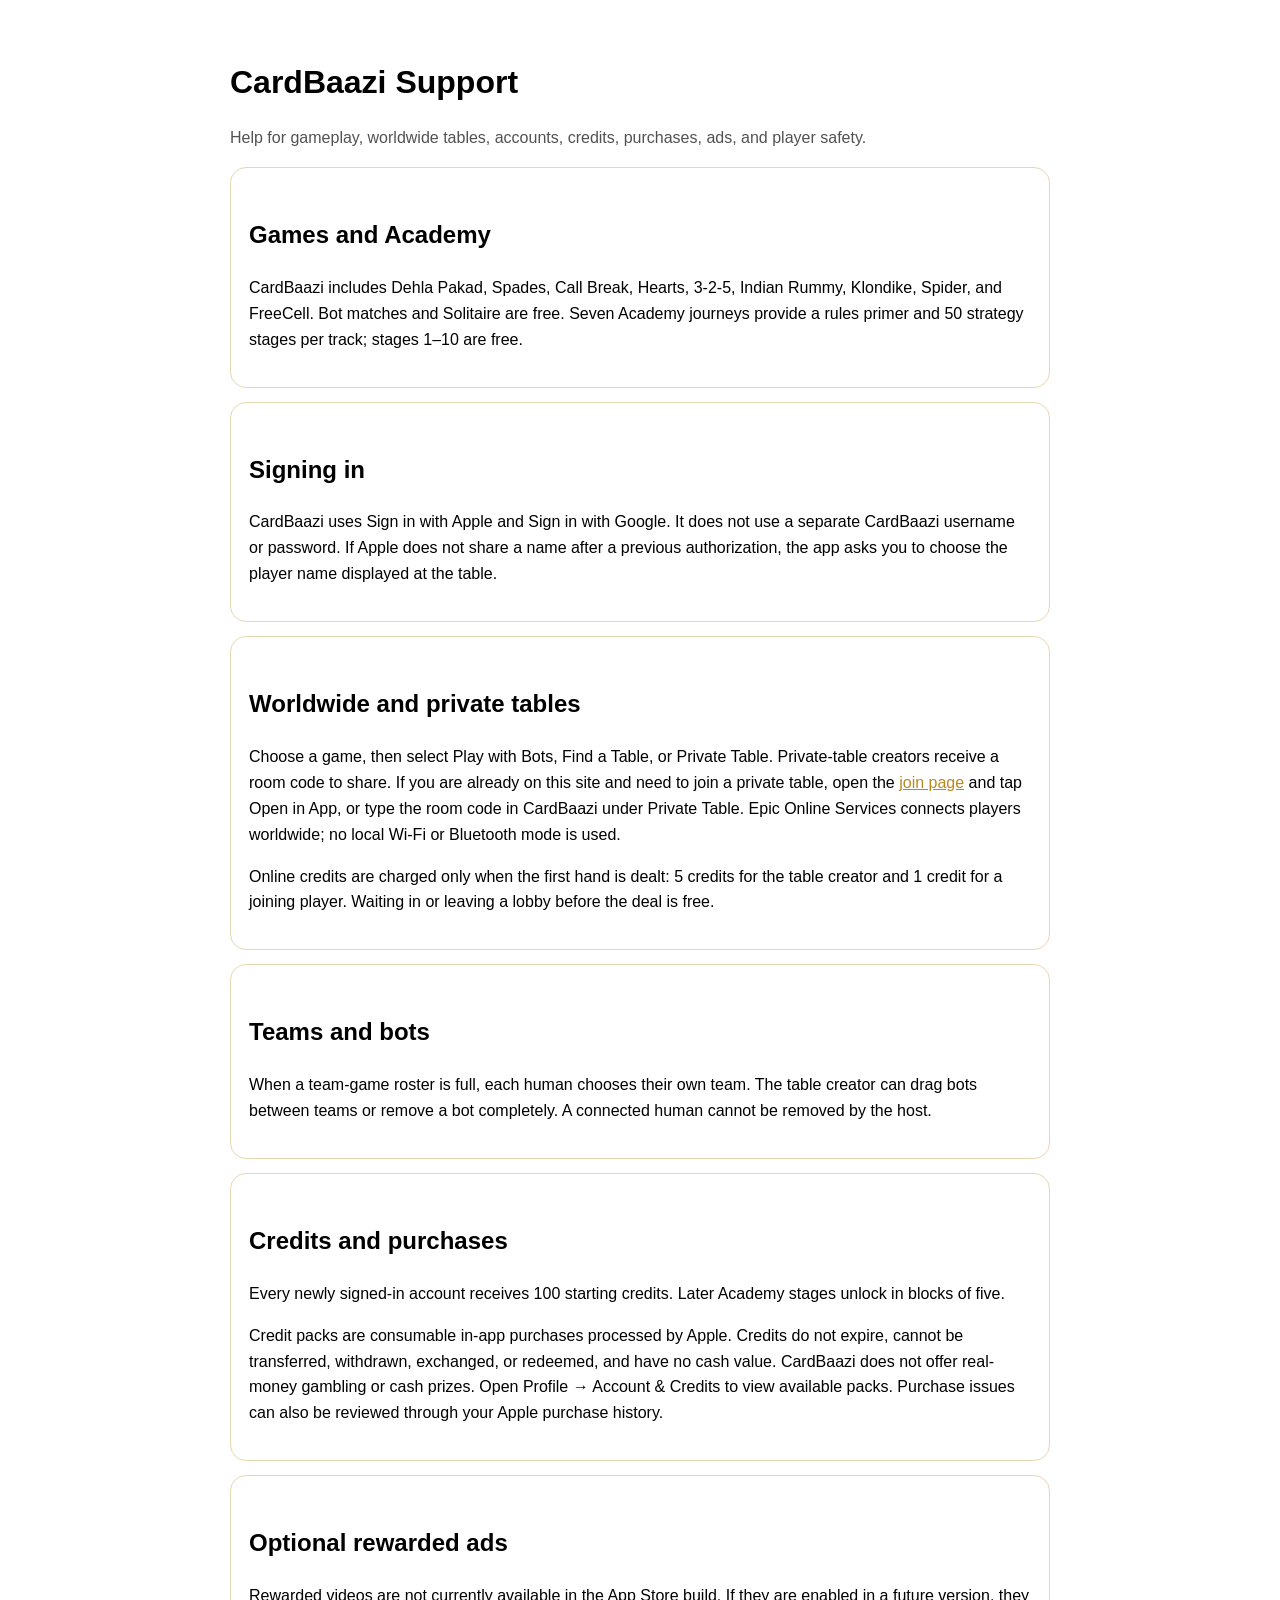
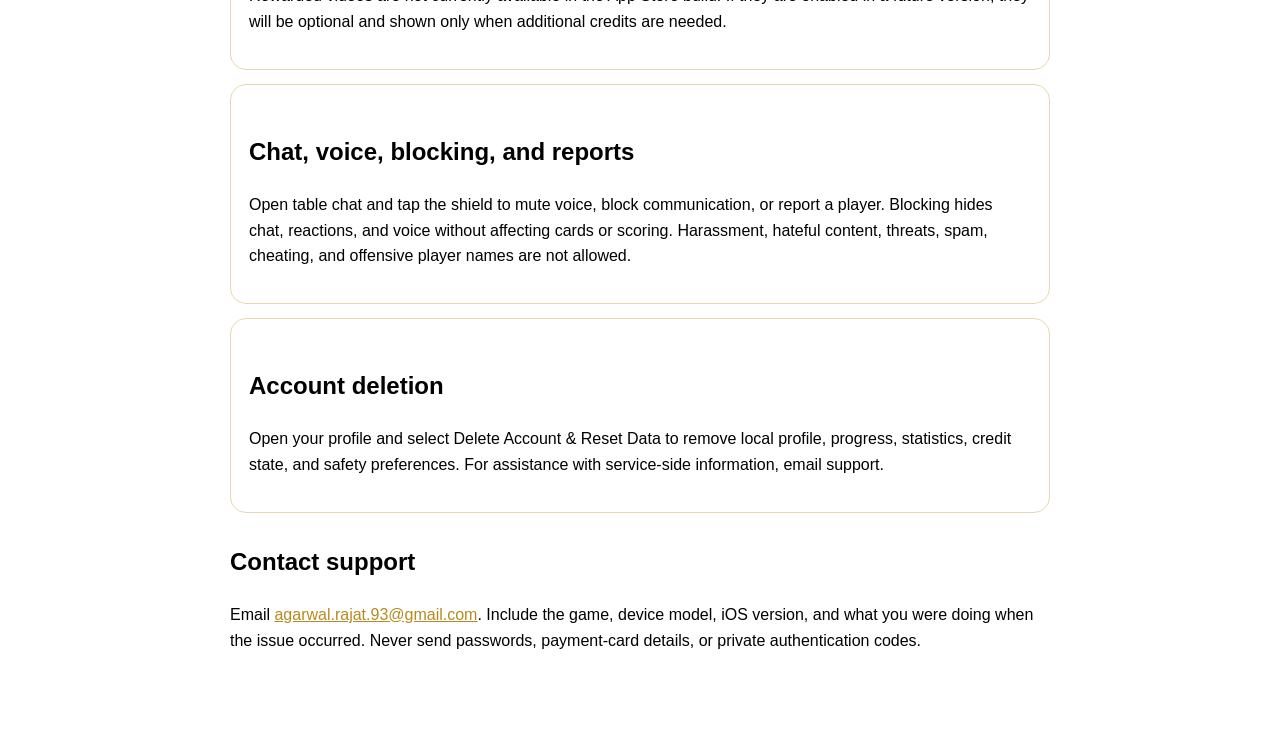
<file: cardbaazi/support.html>
<!DOCTYPE html>
<html lang="en">
<head>
  <meta charset="UTF-8">
  <meta name="viewport" content="width=device-width, initial-scale=1.0">
  <title>CardBaazi Support</title>
  <style>
    :root { color-scheme: light dark; }
    body { font-family: -apple-system, BlinkMacSystemFont, "Segoe UI", sans-serif; line-height: 1.62; max-width: 820px; margin: 0 auto; padding: 36px 22px 64px; }
    h1 { margin-bottom: 4px; } h2 { margin-top: 30px; }
    .card { border: 1px solid #b78a2055; border-radius: 16px; padding: 18px; margin: 14px 0; }
    .muted { opacity: .68; } a { color: #b78a20; }
  </style>
</head>
<body>
  <h1>CardBaazi Support</h1>
  <p class="muted">Help for gameplay, worldwide tables, accounts, credits, purchases, ads, and player safety.</p>

  <div class="card">
    <h2>Games and Academy</h2>
    <p>CardBaazi includes Dehla Pakad, Spades, Call Break, Hearts, 3-2-5, Indian Rummy, Klondike, Spider, and FreeCell. Bot matches and Solitaire are free. Seven Academy journeys provide a rules primer and 50 strategy stages per track; stages 1–10 are free.</p>
  </div>

  <div class="card">
    <h2>Signing in</h2>
    <p>CardBaazi uses Sign in with Apple and Sign in with Google. It does not use a separate CardBaazi username or password. If Apple does not share a name after a previous authorization, the app asks you to choose the player name displayed at the table.</p>
  </div>

  <div class="card">
    <h2>Worldwide and private tables</h2>
    <p>Choose a game, then select Play with Bots, Find a Table, or Private Table. Private-table creators receive a room code to share. If you are already on this site and need to join a private table, open the <a href="join.html">join page</a> and tap Open in App, or type the room code in CardBaazi under Private Table. Epic Online Services connects players worldwide; no local Wi-Fi or Bluetooth mode is used.</p>
    <p>Online credits are charged only when the first hand is dealt: 5 credits for the table creator and 1 credit for a joining player. Waiting in or leaving a lobby before the deal is free.</p>
  </div>

  <div class="card">
    <h2>Teams and bots</h2>
    <p>When a team-game roster is full, each human chooses their own team. The table creator can drag bots between teams or remove a bot completely. A connected human cannot be removed by the host.</p>
  </div>

  <div class="card">
    <h2>Credits and purchases</h2>
    <p>Every newly signed-in account receives 100 starting credits. Later Academy stages unlock in blocks of five.</p>
    <p>Credit packs are consumable in-app purchases processed by Apple. Credits do not expire, cannot be transferred, withdrawn, exchanged, or redeemed, and have no cash value. CardBaazi does not offer real-money gambling or cash prizes. Open Profile → Account &amp; Credits to view available packs. Purchase issues can also be reviewed through your Apple purchase history.</p>
  </div>

  <div class="card">
    <h2>Optional rewarded ads</h2>
    <p>Rewarded videos are not currently available in the App Store build. If they are enabled in a future version, they will be optional and shown only when additional credits are needed.</p>
  </div>

  <div class="card">
    <h2>Chat, voice, blocking, and reports</h2>
    <p>Open table chat and tap the shield to mute voice, block communication, or report a player. Blocking hides chat, reactions, and voice without affecting cards or scoring. Harassment, hateful content, threats, spam, cheating, and offensive player names are not allowed.</p>
  </div>

  <div class="card">
    <h2>Account deletion</h2>
    <p>Open your profile and select Delete Account &amp; Reset Data to remove local profile, progress, statistics, credit state, and safety preferences. For assistance with service-side information, email support.</p>
  </div>

  <h2>Contact support</h2>
  <p>Email <a href="mailto:agarwal.rajat.93@gmail.com">agarwal.rajat.93@gmail.com</a>. Include the game, device model, iOS version, and what you were doing when the issue occurred. Never send passwords, payment-card details, or private authentication codes.</p>
</body>
</html>
</file>
